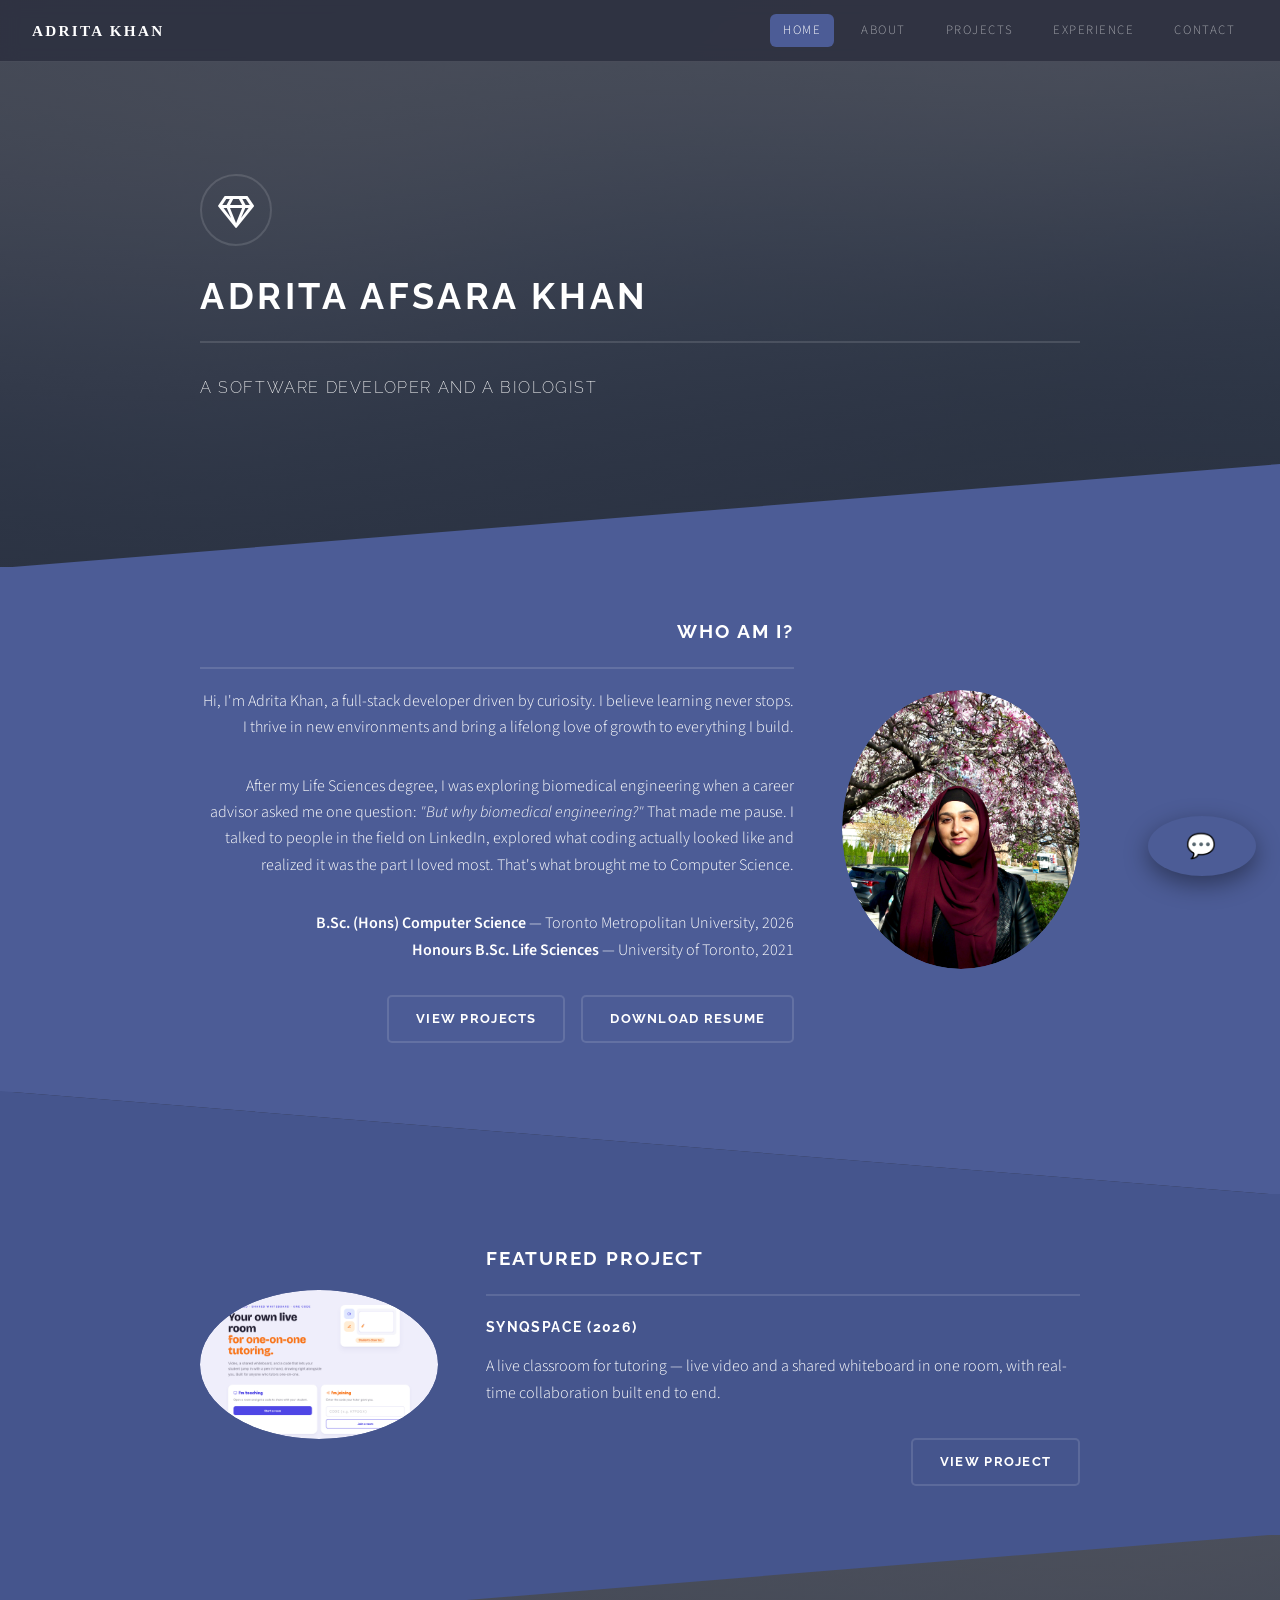
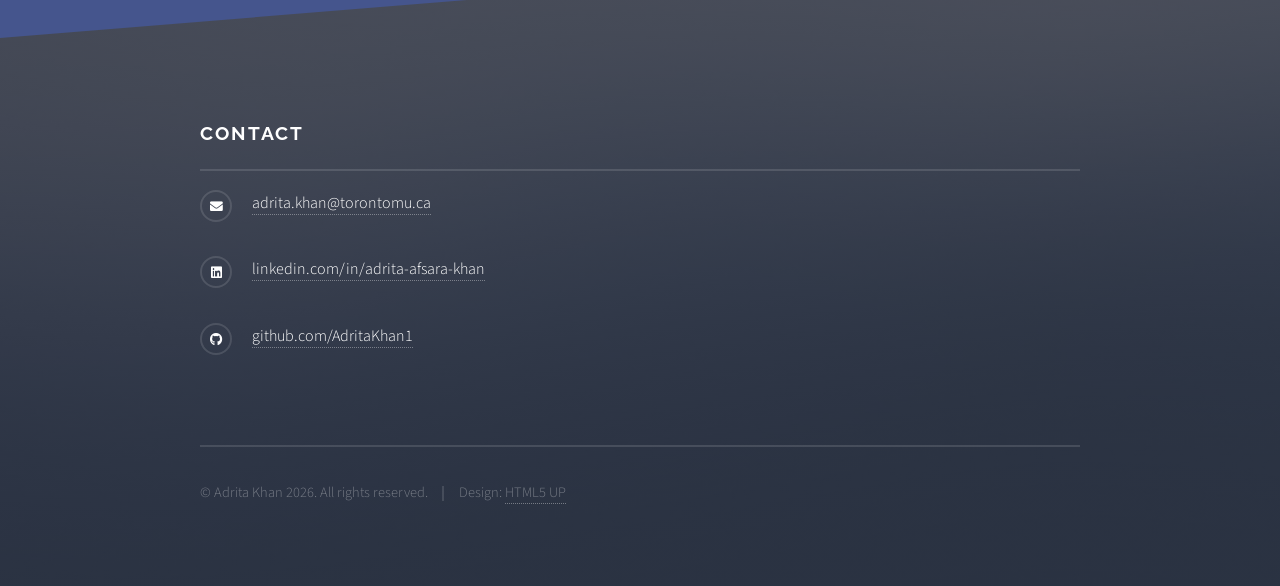
<file: index.html>
﻿<!DOCTYPE HTML>
<!--
	Solid State by HTML5 UP
	html5up.net | @ajlkn
	Free for personal and commercial use under the CCA 3.0 license (html5up.net/license)
-->
<html>
	<head>
		<title>Adrita Khan</title>
		<meta charset="utf-8" />
		<meta name="viewport" content="width=device-width, initial-scale=1, user-scalable=no" />
		<link rel="stylesheet" href="assets/css/main.css" />
		<link rel="stylesheet" href="assets/css/custom.css" />
		<noscript><link rel="stylesheet" href="assets/css/noscript.css" /></noscript>
		<script src="assets/js/config.js"></script>
	</head>
	<body class="is-preload ak-home">

		<!-- Navigation -->
			<nav id="ak-nav">
				<a class="ak-brand" href="index.html">Adrita Khan</a>
				<ul class="ak-links">
					<li><a href="index.html" class="active">Home</a></li>
					<li><a href="about.html">About</a></li>
					<li><a href="projects.html">Projects</a></li>
					<li><a href="experience.html">Experience</a></li>
					<li><a href="contact.html">Contact</a></li>
				</ul>
			</nav>

		<!-- Page Wrapper -->
			<div id="page-wrapper">

				<!-- Banner -->
					<section id="banner">
						<div class="inner">
							<div class="logo"><span class="icon fa-gem"></span></div>
							<h2>Adrita Afsara Khan</h2>
							<p>A Software Developer and a Biologist</p>
						</div>
					</section>

				<!-- Wrapper -->
					<section id="wrapper">

						<!-- One -->
							<section id="one" class="wrapper spotlight style1">
								<div class="inner">
									<a href="#" class="image"><img src="images/me.JPG" alt="Adrita Khan" /></a>
									<div class="content">
										<h2 class="major">Who am I?</h2>
										<p>Hi, I'm Adrita Khan, a full-stack developer driven by curiosity. I believe learning never stops. I thrive in new environments and bring a lifelong love of growth to everything I build.</p>
										<p>After my Life Sciences degree, I was exploring biomedical engineering when a career advisor asked me one question: <em>"But why biomedical engineering?"</em> That made me pause. I talked to people in the field on LinkedIn, explored what coding actually looked like and realized it was the part I loved most. That's what brought me to Computer Science.</p>
										<p><strong>B.Sc. (Hons) Computer Science</strong> — Toronto Metropolitan University, 2026<br />
										<strong>Honours B.Sc. Life Sciences</strong> — University of Toronto, 2021</p>
										<ul class="actions">
											<li><a href="projects.html" class="button">View Projects</a></li>
											<li><a href="documents/Adrita Khan Resume 2026.pdf" class="button">Download Resume</a></li>
										</ul>
									</div>
								</div>
							</section>

						<!-- Two — Featured Project -->
							<section id="two" class="wrapper alt spotlight style2">
								<div class="inner">
									<a href="https://synq-space-dnns.vercel.app/" class="image" target="_blank" rel="noopener"><img src="images/synqspace.png" alt="SynqSpace" /></a>
									<div class="content">
										<h2 class="major">Featured Project</h2>
										<h3>SynqSpace (2026)</h3>
										<p>A live classroom for tutoring — live video and a shared whiteboard in one room, with real-time collaboration built end to end.</p>
										<ul class="actions">
											<li><a href="https://synq-space-dnns.vercel.app/" class="button" target="_blank" rel="noopener">View Project</a></li>
										</ul>
									</div>
								</div>
							</section>

					</section>

				<!-- Footer -->
					<section id="footer">
						<div class="inner">
							<h2 class="major">Contact</h2>
							
							<ul class="contact">
								<li class="icon solid fa-envelope"><a href="mailto:adrita.khan@torontomu.ca">adrita.khan@torontomu.ca</a></li>
								<li class="icon brands fa-linkedin"><a href="https://www.linkedin.com/in/adrita-afsara-khan/" target="_blank" rel="noopener">linkedin.com/in/adrita-afsara-khan</a></li>
								<li class="icon brands fa-github"><a href="https://github.com/AdritaKhan1" target="_blank" rel="noopener">github.com/AdritaKhan1</a></li>
							</ul>
							<ul class="copyright">
								<li>&copy; Adrita Khan 2026. All rights reserved.</li><li>Design: <a href="http://html5up.net">HTML5 UP</a></li>
							</ul>
						</div>
					</section>

			</div>

		<!-- Scripts -->
			<script src="assets/js/jquery.min.js"></script>
			<script src="assets/js/jquery.scrollex.min.js"></script>
			<script src="assets/js/browser.min.js"></script>
			<script src="assets/js/breakpoints.min.js"></script>
			<script src="assets/js/util.js"></script>
			<script src="assets/js/main.js"></script>
			<script src="assets/js/analytics.js"></script>
			<script src="assets/js/chatbot.js"></script>

	</body>
</html>
</file>
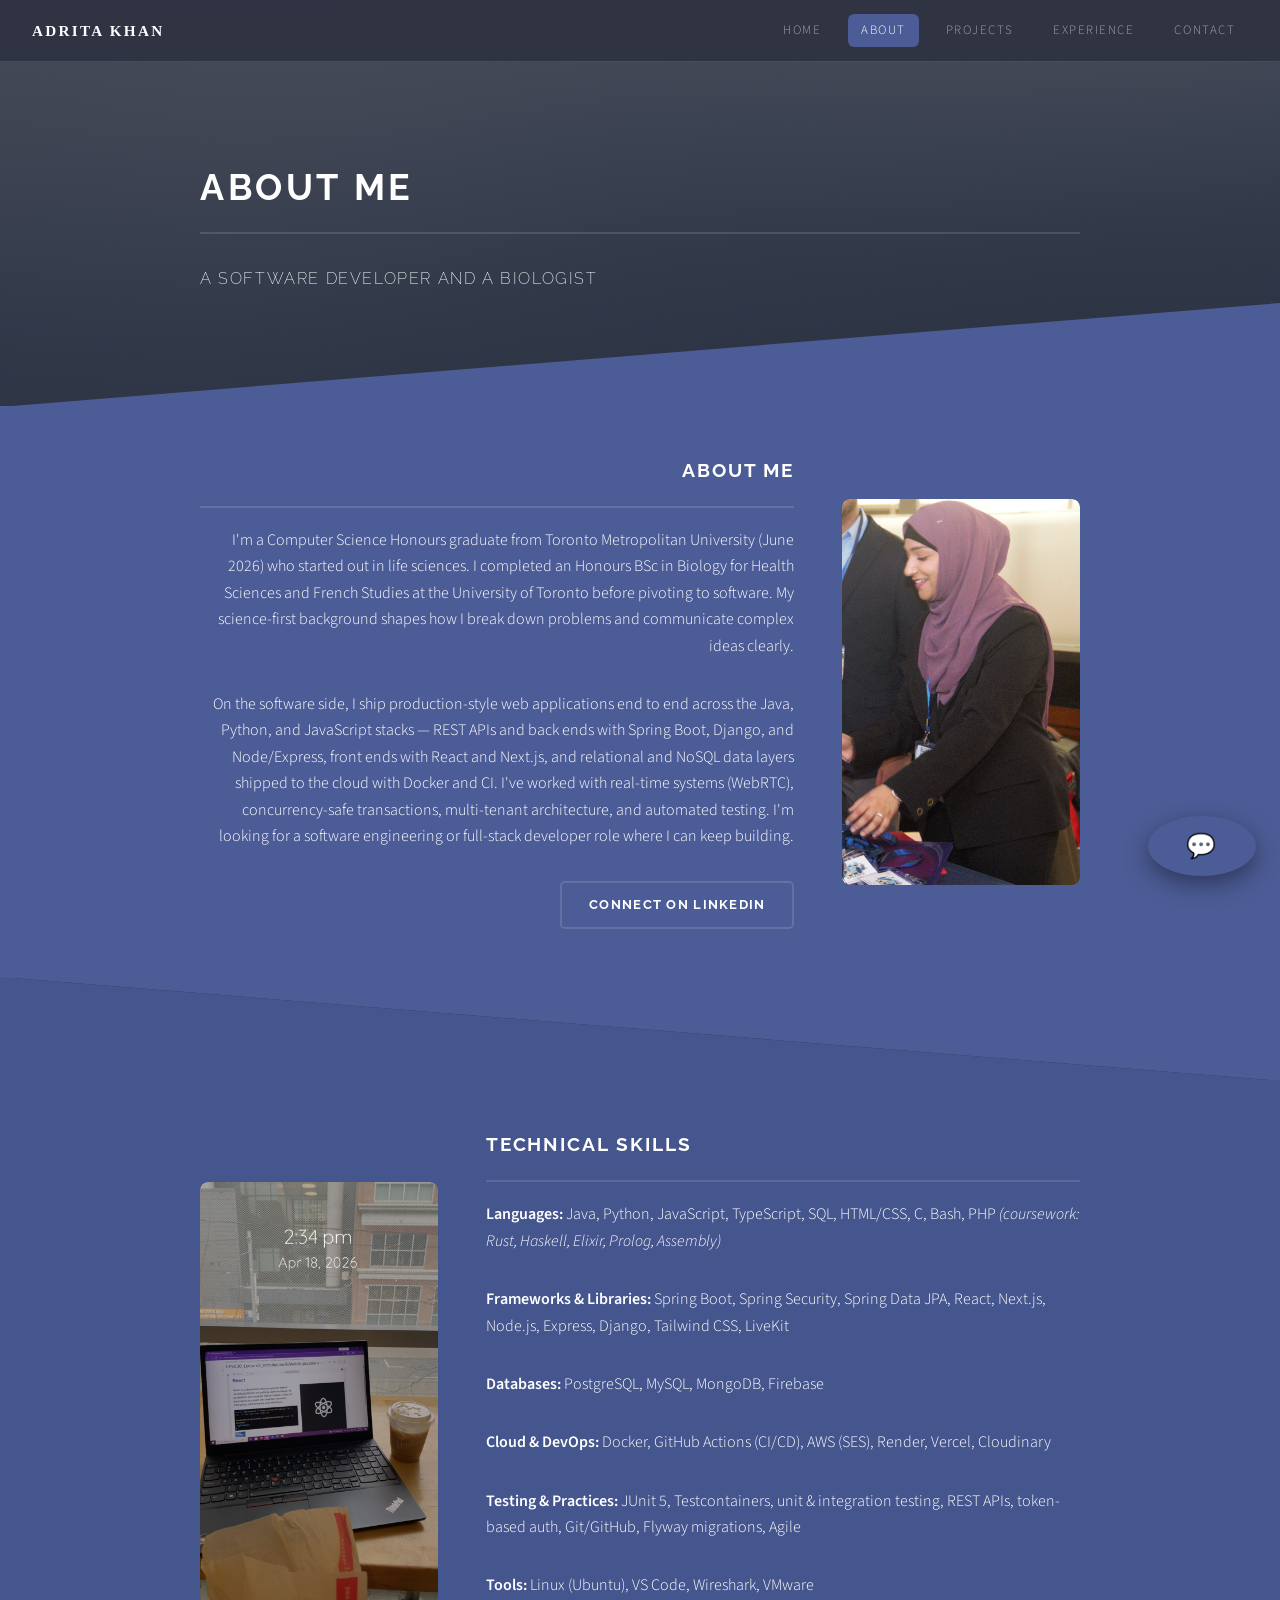
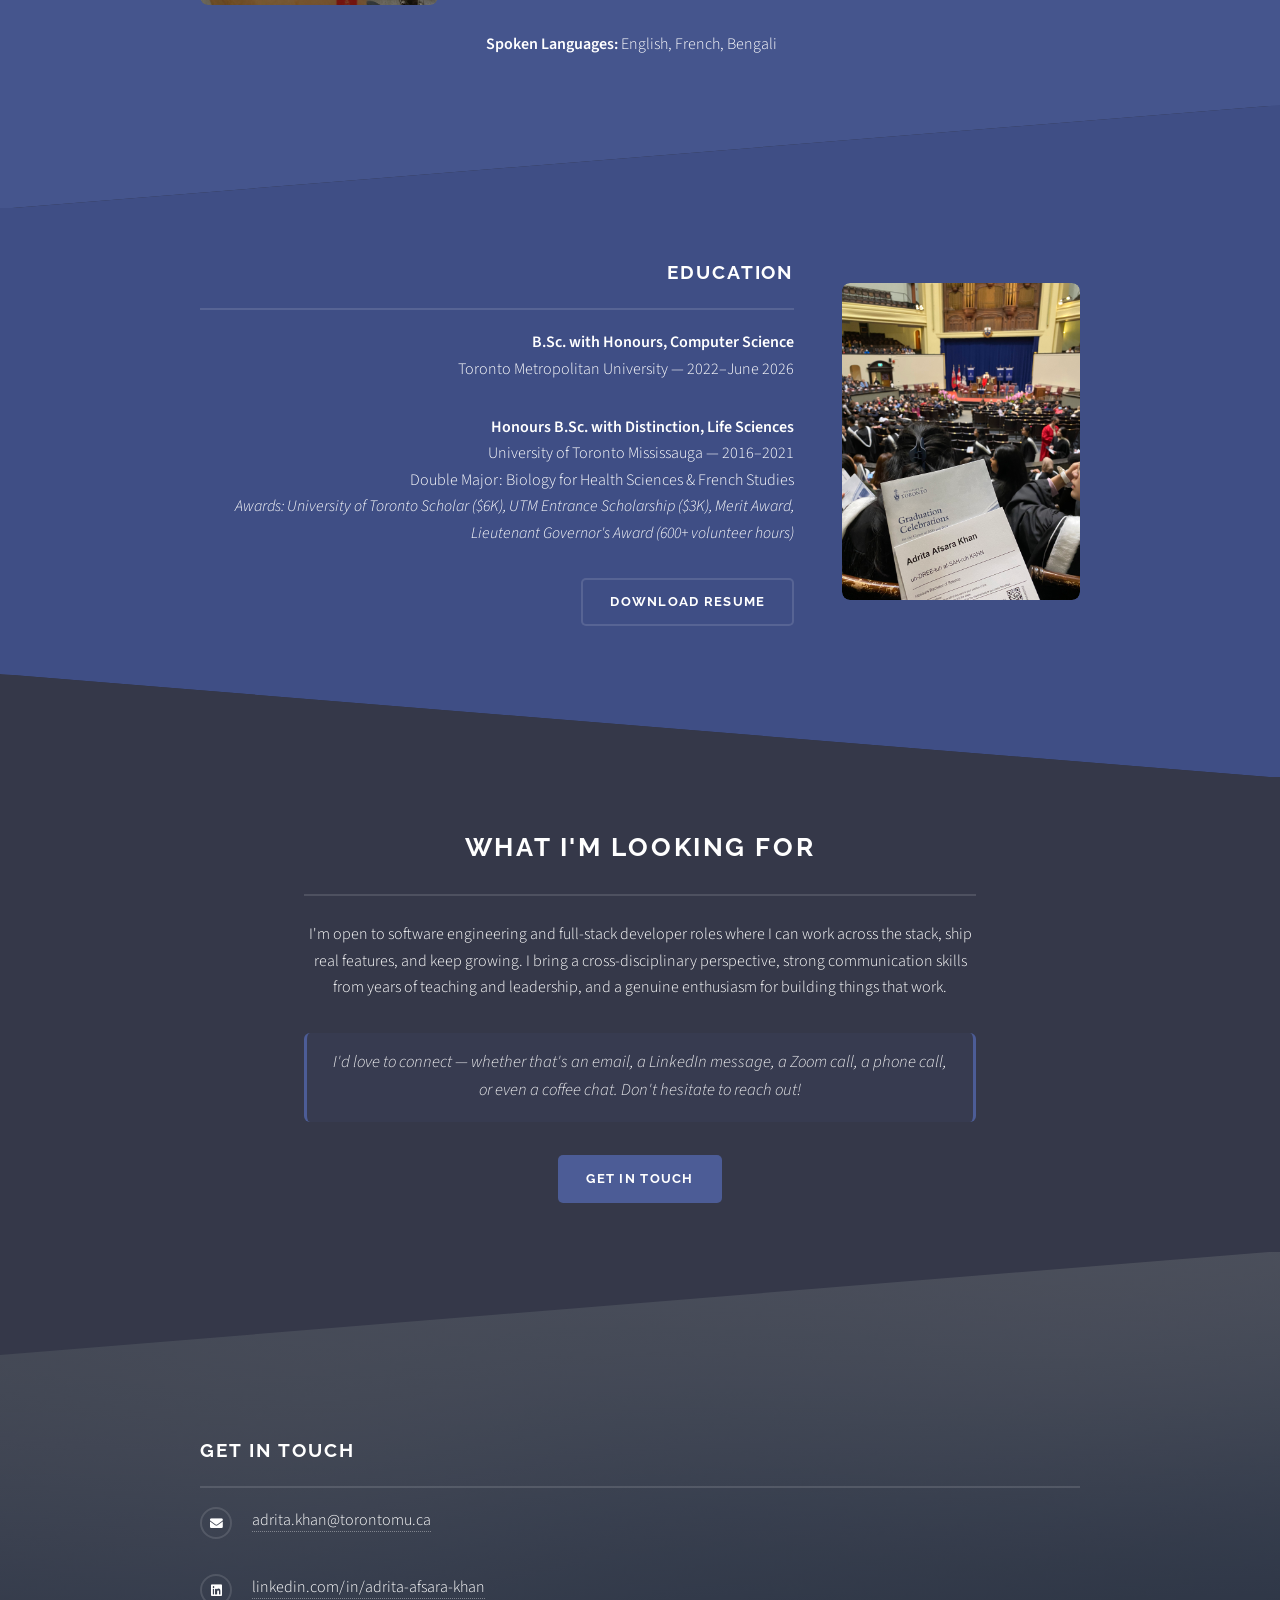
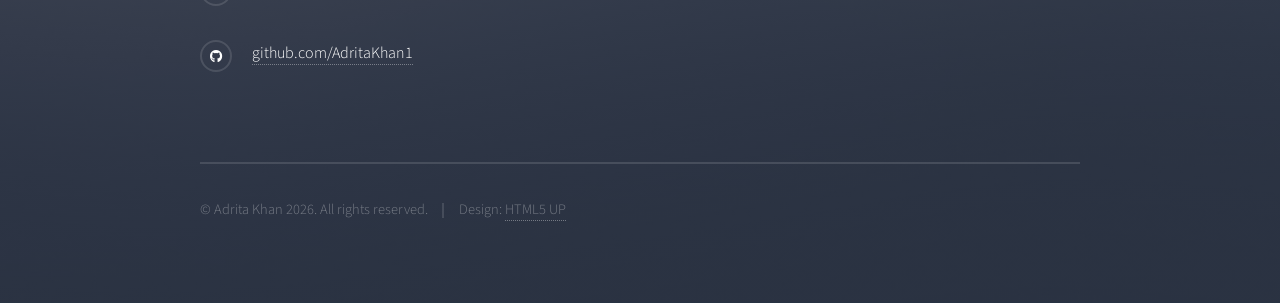
<file: about.html>
﻿<!DOCTYPE HTML>
<!--
	Solid State by HTML5 UP — extended for Adrita Khan
-->
<html>
	<head>
		<title>About — Adrita Khan</title>
		<meta charset="utf-8" />
		<meta name="viewport" content="width=device-width, initial-scale=1, user-scalable=no" />
		<link rel="stylesheet" href="assets/css/main.css" />
		<link rel="stylesheet" href="assets/css/custom.css" />
		<noscript><link rel="stylesheet" href="assets/css/noscript.css" /></noscript>
		<script src="assets/js/config.js"></script>
	</head>
	<body class="is-preload ak-about">

		<!-- Navigation -->
			<nav id="ak-nav">
				<a class="ak-brand" href="index.html">Adrita Khan</a>
				<ul class="ak-links">
					<li><a href="index.html">Home</a></li>
					<li><a href="about.html" class="active">About</a></li>
					<li><a href="projects.html">Projects</a></li>
					<li><a href="experience.html">Experience</a></li>
					<li><a href="contact.html">Contact</a></li>
				</ul>
			</nav>

		<!-- Page Wrapper -->
			<div id="page-wrapper">

				<!-- Banner -->
					<section id="banner" style="min-height:auto;padding:6em 0 5em 0;">
						<div class="inner">
							<h2>About Me</h2>
							<p>A software developer and a biologist</p>
						</div>
					</section>

				<!-- Wrapper -->
					<section id="wrapper">

						<!-- Intro -->
							<section id="one" class="wrapper spotlight style1">
								<div class="inner">
									<a href="#" class="image"><img src="images/city hall pic.jpg" alt="Adrita Khan" /></a>
									<div class="content">
										<h2 class="major">About Me</h2>
										<p>I'm a Computer Science Honours graduate from Toronto Metropolitan University (June 2026) who started out in life sciences. I completed an Honours BSc in Biology for Health Sciences and French Studies at the University of Toronto before pivoting to software. My science-first background shapes how I break down problems and communicate complex ideas clearly.</p>
										<p>On the software side, I ship production-style web applications end to end across the Java, Python, and JavaScript stacks — REST APIs and back ends with Spring Boot, Django, and Node/Express, front ends with React and Next.js, and relational and NoSQL data layers shipped to the cloud with Docker and CI. I've worked with real-time systems (WebRTC), concurrency-safe transactions, multi-tenant architecture, and automated testing. I'm looking for a software engineering or full-stack developer role where I can keep building.</p>
										<ul class="actions"><li><a href="https://www.linkedin.com/in/adrita-afsara-khan/" class="button" target="_blank" rel="noopener">Connect on LinkedIn</a></li></ul>
									</div>
								</div>
							</section>

						<!-- Skills -->
							<section id="skills" class="wrapper alt spotlight style2">
								<div class="inner">
									<a href="#" class="image"><img src="images/studying exam.jpg" alt="Skills" /></a>
									<div class="content">
										<h2 class="major">Technical Skills</h2>
										<p><strong>Languages:</strong> Java, Python, JavaScript, TypeScript, SQL, HTML/CSS, C, Bash, PHP <em>(coursework: Rust, Haskell, Elixir, Prolog, Assembly)</em></p>
										<p><strong>Frameworks &amp; Libraries:</strong> Spring Boot, Spring Security, Spring Data JPA, React, Next.js, Node.js, Express, Django, Tailwind CSS, LiveKit</p>
										<p><strong>Databases:</strong> PostgreSQL, MySQL, MongoDB, Firebase</p>
										<p><strong>Cloud &amp; DevOps:</strong> Docker, GitHub Actions (CI/CD), AWS (SES), Render, Vercel, Cloudinary</p>
										<p><strong>Testing &amp; Practices:</strong> JUnit 5, Testcontainers, unit &amp; integration testing, REST APIs, token-based auth, Git/GitHub, Flyway migrations, Agile</p>
										<p><strong>Tools:</strong> Linux (Ubuntu), VS Code, Wireshark, VMware</p>
										<p><strong>Spoken Languages:</strong> English, French, Bengali</p>
									</div>
								</div>
							</section>

						<!-- Education -->
							<section id="two" class="wrapper spotlight style3">
								<div class="inner">
									<a href="#" class="image"><img src="images/IMG_3146.JPG" alt="Education" /></a>
									<div class="content">
										<h2 class="major">Education</h2>
										<p><strong>B.Sc. with Honours, Computer Science</strong><br />
										Toronto Metropolitan University &mdash; 2022&ndash;June 2026</p>
										<p><strong>Honours B.Sc. with Distinction, Life Sciences</strong><br />
										University of Toronto Mississauga &mdash; 2016&ndash;2021<br />
										Double Major: Biology for Health Sciences &amp; French Studies<br />
										<em>Awards: University of Toronto Scholar ($6K), UTM Entrance Scholarship ($3K), Merit Award, Lieutenant Governor's Award (600+ volunteer hours)</em></p>
										<ul class="actions">
											<li><a href="documents/Adrita Khan Resume 2026.pdf" class="button">Download Resume</a></li>
										</ul>
									</div>
								</div>
							</section>

						<!-- What I'm looking for -->
							<section id="three" class="wrapper alt style2 ak-looking-for">
								<div class="inner">
									<div class="ak-looking-for-content">
										<h2 class="major">What I'm Looking For</h2>
										<p>I'm open to software engineering and full-stack developer roles where I can work across the stack, ship real features, and keep growing. I bring a cross-disciplinary perspective, strong communication skills from years of teaching and leadership, and a genuine enthusiasm for building things that work.</p>
										<p class="ak-connect-invite">I'd love to connect — whether that's an email, a LinkedIn message, a Zoom call, a phone call, or even a coffee chat. Don't hesitate to reach out!</p>
										<ul class="actions special">
											<li><a href="contact.html" class="button primary">Get in touch</a></li>
										</ul>
									</div>
								</div>
							</section>


					</section>

				<!-- Footer -->
					<section id="footer">
						<div class="inner">
							<h2 class="major">Get in touch</h2>
							<ul class="contact">
								<li class="icon solid fa-envelope"><a href="mailto:adrita.khan@torontomu.ca">adrita.khan@torontomu.ca</a></li>
								<li class="icon brands fa-linkedin"><a href="https://www.linkedin.com/in/adrita-afsara-khan/" target="_blank" rel="noopener">linkedin.com/in/adrita-afsara-khan</a></li>
								<li class="icon brands fa-github"><a href="https://github.com/AdritaKhan1" target="_blank" rel="noopener">github.com/AdritaKhan1</a></li>
							</ul>
							<ul class="copyright">
								<li>&copy; Adrita Khan 2026. All rights reserved.</li><li>Design: <a href="http://html5up.net">HTML5 UP</a></li>
							</ul>
						</div>
					</section>

			</div>

		<!-- Scripts -->
			<script src="assets/js/jquery.min.js"></script>
			<script src="assets/js/jquery.scrollex.min.js"></script>
			<script src="assets/js/browser.min.js"></script>
			<script src="assets/js/breakpoints.min.js"></script>
			<script src="assets/js/util.js"></script>
			<script src="assets/js/main.js"></script>
			<script src="assets/js/analytics.js"></script>
			<script src="assets/js/chatbot.js"></script>

	</body>
</html>
</file>
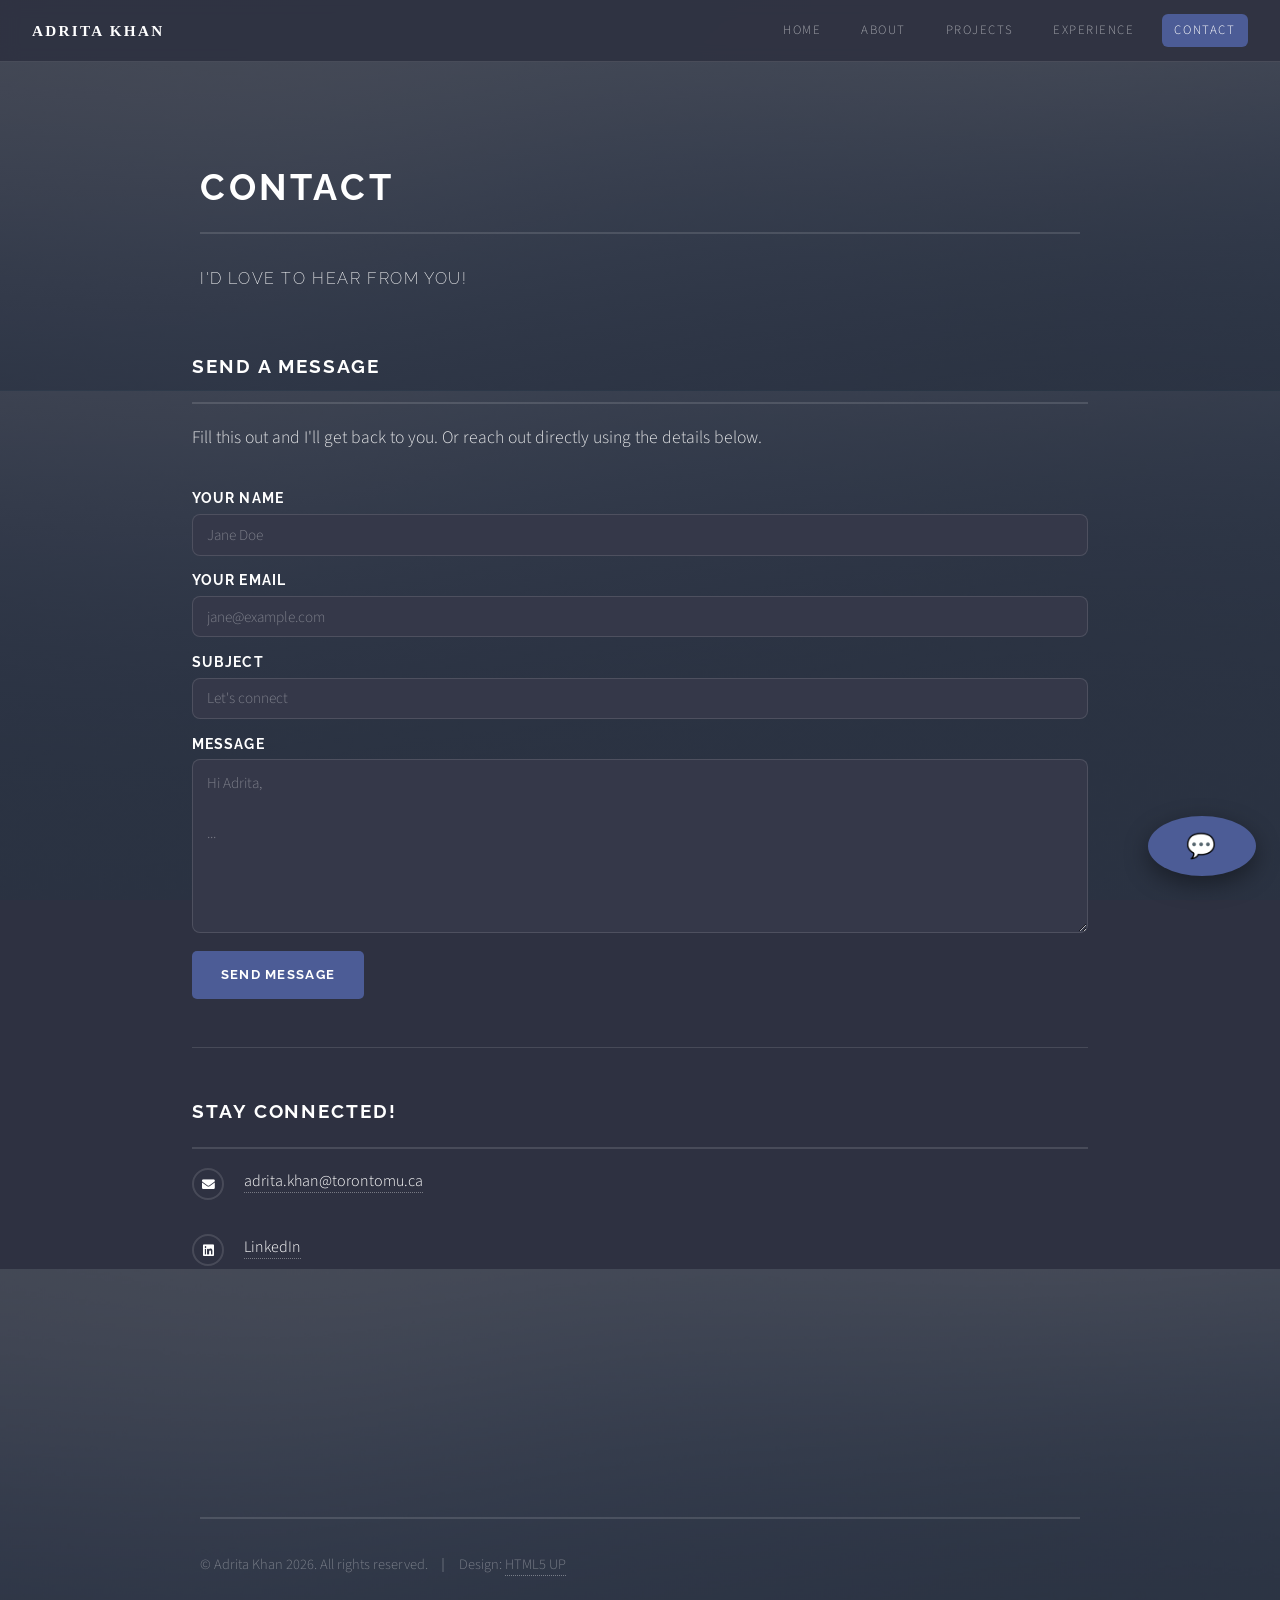
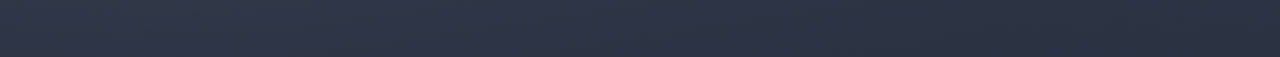
<file: contact.html>
﻿<!DOCTYPE HTML>
<!--
	Solid State by HTML5 UP — extended for Adrita Khan
-->
<html>
	<head>
		<title>Contact — Adrita Khan</title>
		<meta charset="utf-8" />
		<meta name="viewport" content="width=device-width, initial-scale=1, user-scalable=no" />
		<link rel="stylesheet" href="assets/css/main.css" />
		<link rel="stylesheet" href="assets/css/custom.css" />
		<noscript><link rel="stylesheet" href="assets/css/noscript.css" /></noscript>
		<script src="assets/js/config.js"></script>
	</head>
	<body class="is-preload">

		<!-- Navigation -->
			<nav id="ak-nav">
				<a class="ak-brand" href="index.html">Adrita Khan</a>
				<ul class="ak-links">
					<li><a href="index.html">Home</a></li>
					<li><a href="about.html">About</a></li>
					<li><a href="projects.html">Projects</a></li>
					<li><a href="experience.html">Experience</a></li>
					<li><a href="contact.html" class="active">Contact</a></li>
				</ul>
			</nav>

		<!-- Page Wrapper -->
			<div id="page-wrapper">

				<!-- Banner -->
					<section id="banner" style="min-height:auto;padding:6em 0 4em 0;">
						<div class="inner">
							<h2>Contact</h2>
							<p>I'd love to hear from you!</p>
						</div>
					</section>

				<!-- Content -->
					<div class="ak-page">
						<h2 class="major">Send a message</h2>
						<p class="ak-lead">Fill this out and I'll get back to you. Or reach out directly using the details below.</p>

						<form class="ak-form" id="ak-contact-form" method="POST">
							<label for="ak-name">Your name</label>
							<input id="ak-name" name="name" type="text" placeholder="Jane Doe" required />

							<label for="ak-email">Your email</label>
							<input id="ak-email" name="email" type="email" placeholder="jane@example.com" required />

							<label for="ak-subject">Subject</label>
							<input id="ak-subject" name="subject" type="text" placeholder="Let's connect" />

							<label for="ak-message">Message</label>
							<textarea id="ak-message" name="message" rows="6" placeholder="Hi Adrita,&#10;&#10;..."></textarea>

							<!-- Honeypot: hidden from humans, filled by bots -->
							<input name="website" type="text" style="display:none" tabindex="-1" autocomplete="off" />

							<button type="submit" class="button primary" id="ak-contact-btn">Send message</button>

							<div id="ak-contact-status" style="margin-top:1em;display:none;"></div>
						</form>

						<script>
						(function () {
							var form = document.getElementById('ak-contact-form');
							var btn  = document.getElementById('ak-contact-btn');
							var status = document.getElementById('ak-contact-status');

							form.addEventListener('submit', function (e) {
								e.preventDefault();
								btn.disabled = true;
								btn.textContent = 'Sending…';
								status.style.display = 'none';

								fetch('contact.php', {
									method: 'POST',
									body: new FormData(form)
								})
								.then(function (r) { return r.json(); })
								.then(function (data) {
									if (data.ok) {
										form.reset();
										status.style.cssText = 'display:block;color:#a8e6a3;';
										status.textContent = 'Message sent! I\'ll get back to you soon.';
										btn.textContent = 'Send message';
										btn.disabled = false;
									} else {
										throw new Error(data.error || 'Something went wrong.');
									}
								})
								.catch(function (err) {
									status.style.cssText = 'display:block;color:#f4a0a0;';
									status.textContent = err.message || 'Could not send — please email me directly.';
									btn.textContent = 'Send message';
									btn.disabled = false;
								});
							});
						})();
						</script>

						<hr style="margin:3em 0;border:0;border-top:1px solid rgba(255,255,255,0.12);" />

						<h2 class="major">Stay connected!</h2>
						<ul class="contact">
							<li class="icon solid fa-envelope"><a href="mailto:adrita.khan@torontomu.ca">adrita.khan@torontomu.ca</a></li>
							<li class="icon brands fa-linkedin"><a href="https://www.linkedin.com/in/adrita-afsara-khan/" target="_blank" rel="noopener">LinkedIn</a></li>
							</ul>
					</div>

				<!-- Footer -->
					<section id="footer">
						<div class="inner">
							<ul class="copyright">
								<li>&copy; Adrita Khan 2026. All rights reserved.</li><li>Design: <a href="http://html5up.net">HTML5 UP</a></li>
							</ul>
						</div>
					</section>

			</div>

		<!-- Scripts -->
			<script src="assets/js/jquery.min.js"></script>
			<script src="assets/js/browser.min.js"></script>
			<script src="assets/js/breakpoints.min.js"></script>
			<script src="assets/js/util.js"></script>
			<script src="assets/js/main.js"></script>
			<script src="assets/js/analytics.js"></script>
			<script src="assets/js/chatbot.js"></script>

	</body>
</html>
</file>
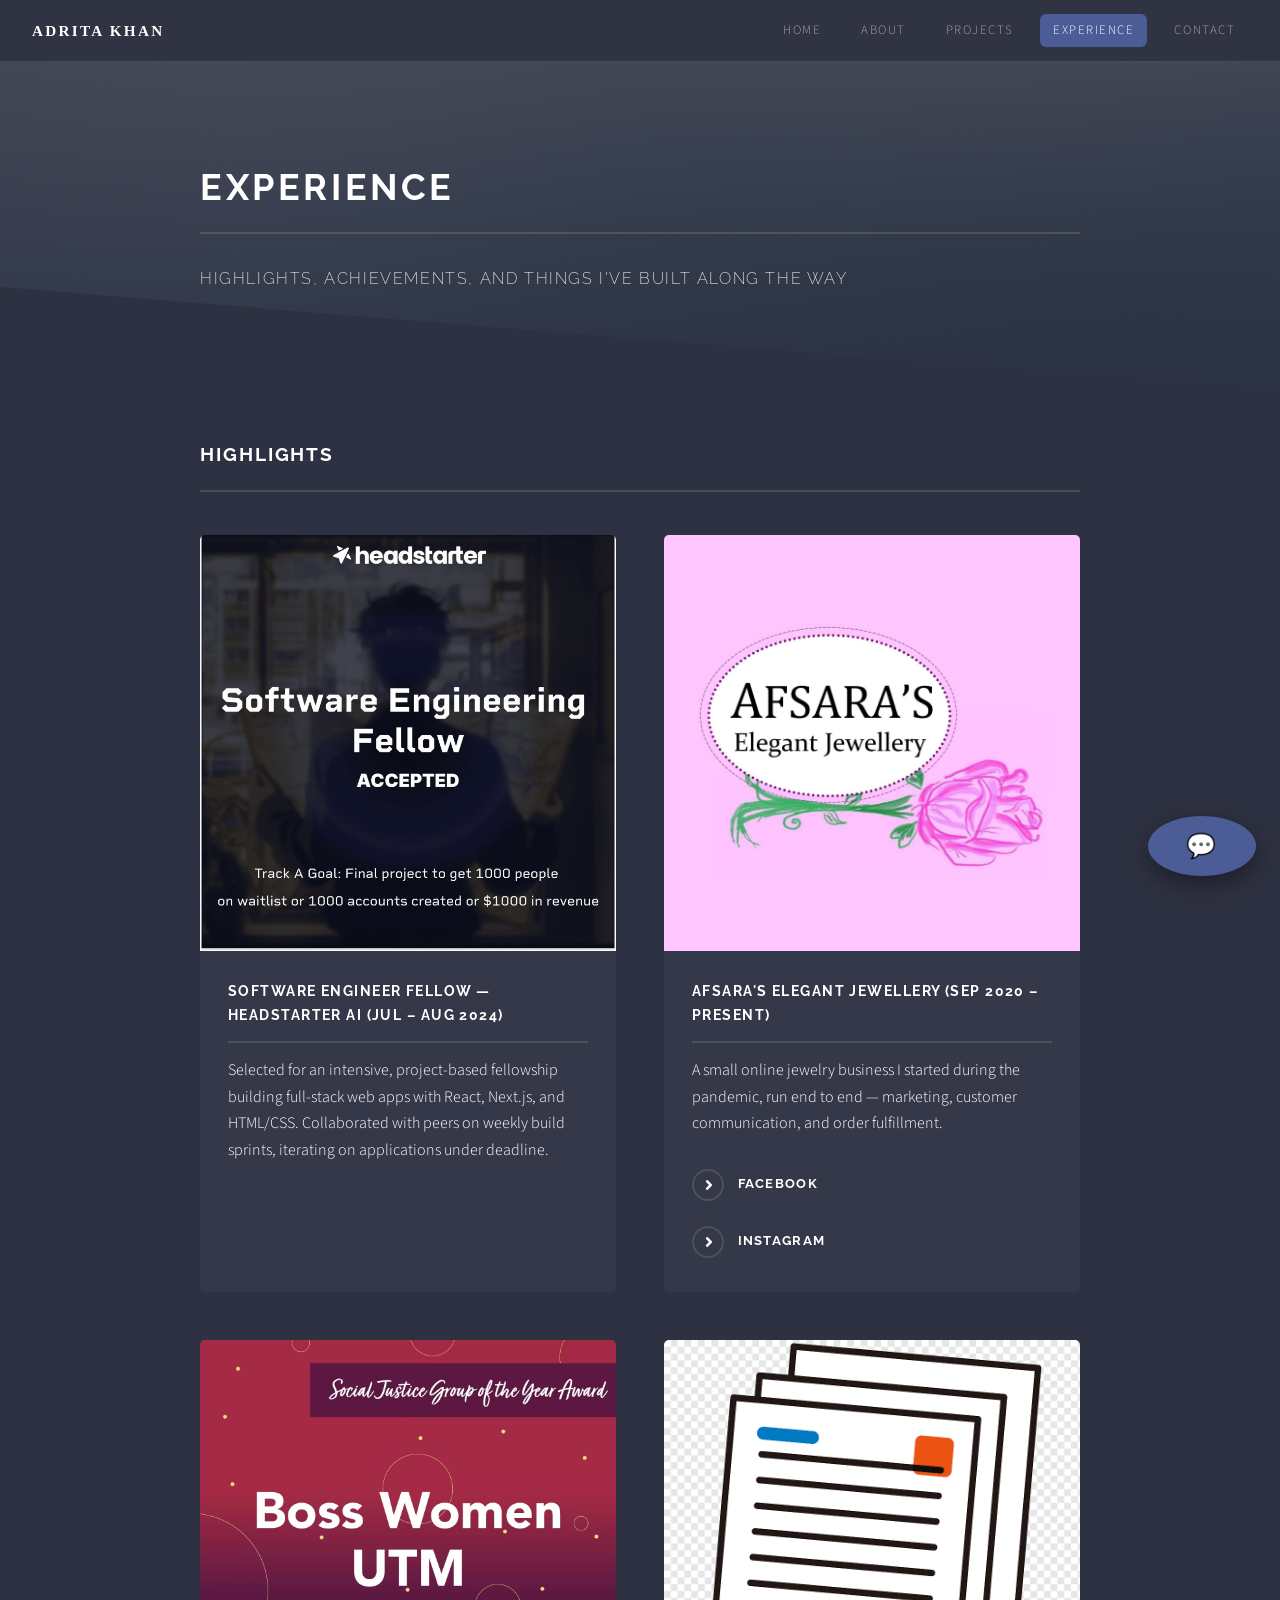
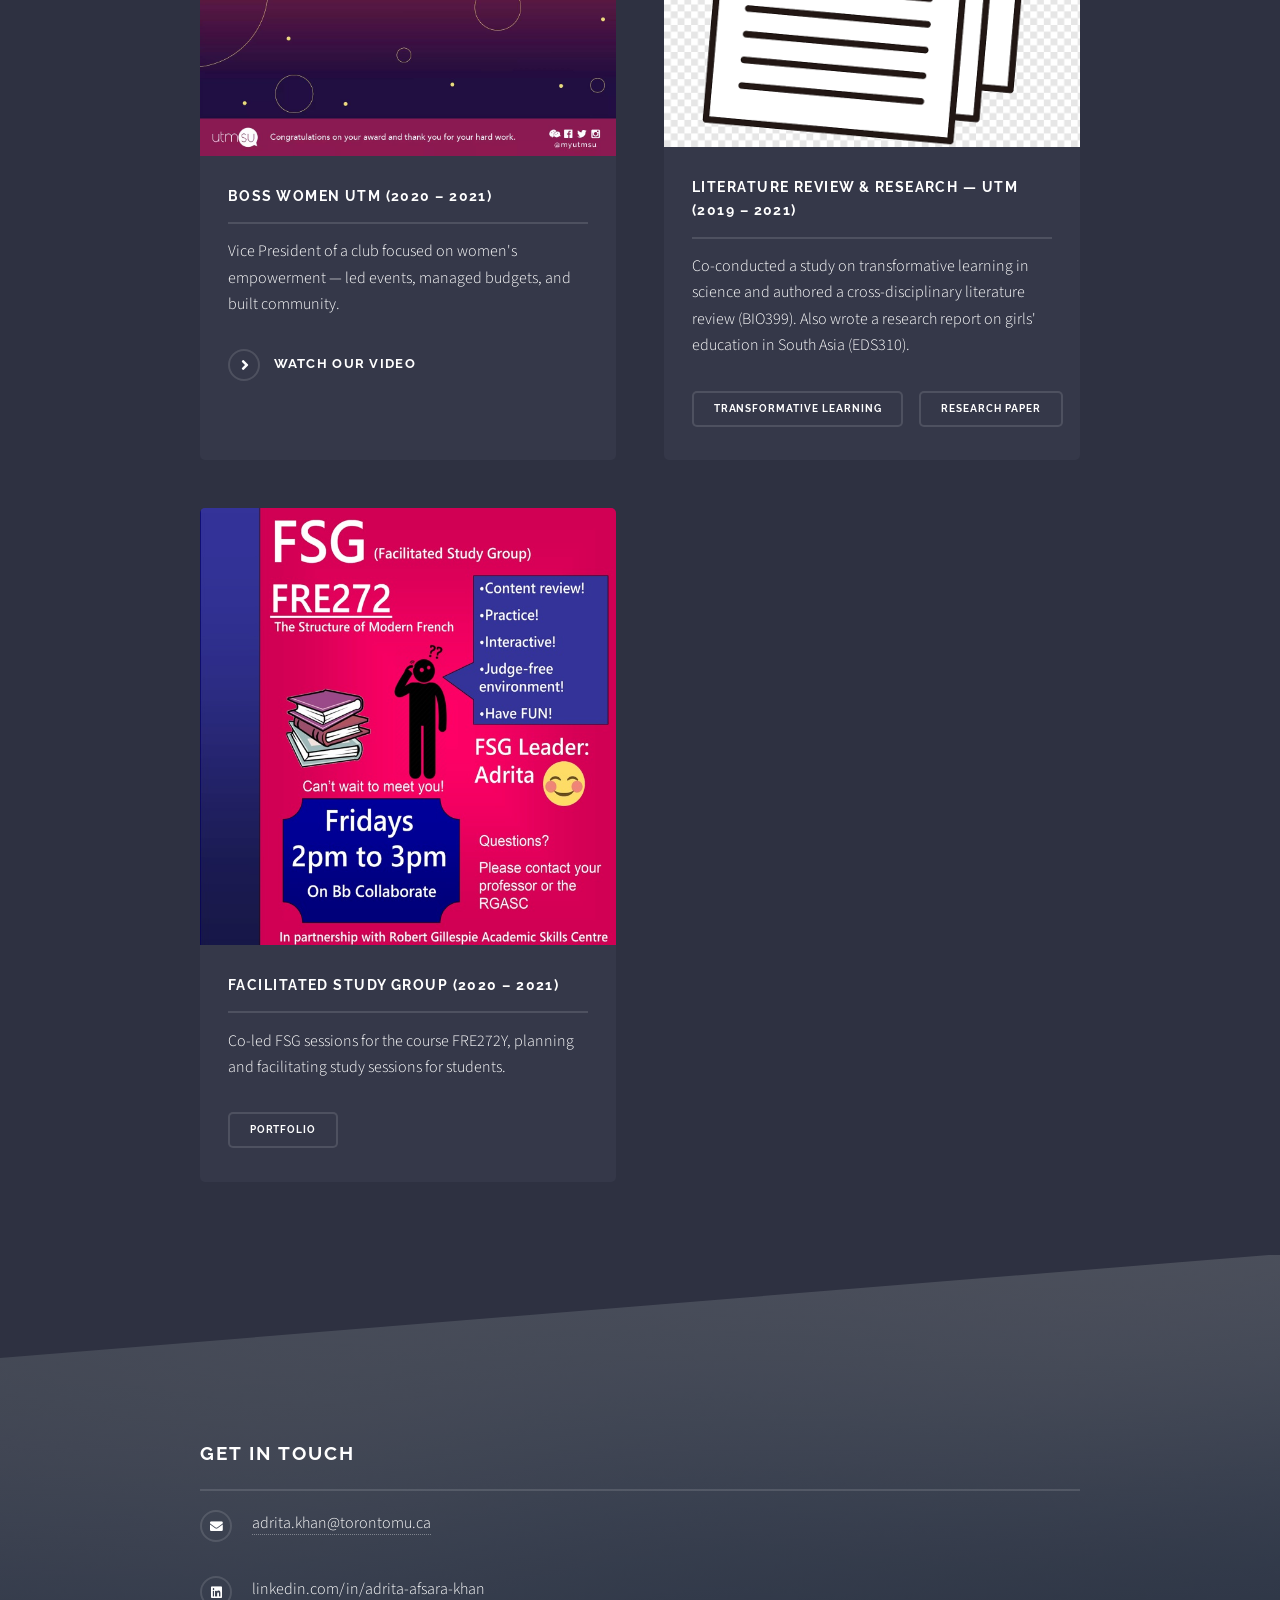
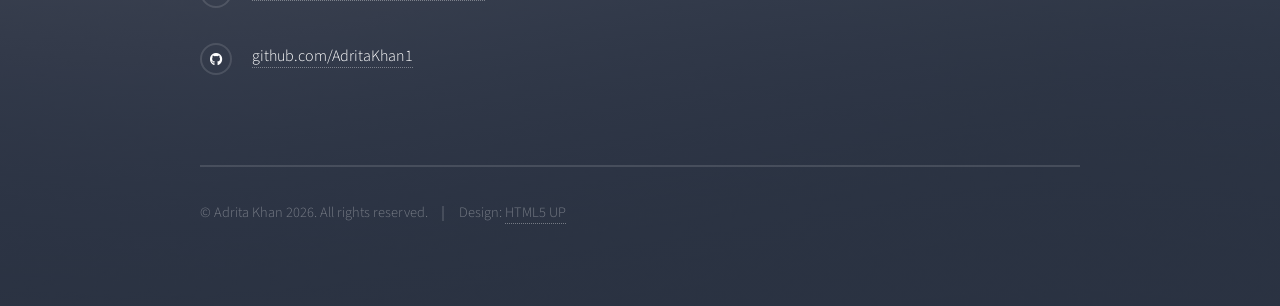
<file: experience.html>
﻿<!DOCTYPE HTML>
<!--
	Solid State by HTML5 UP — extended for Adrita Khan
-->
<html>
	<head>
		<title>Experience — Adrita Khan</title>
		<meta charset="utf-8" />
		<meta name="viewport" content="width=device-width, initial-scale=1, user-scalable=no" />
		<link rel="stylesheet" href="assets/css/main.css" />
		<link rel="stylesheet" href="assets/css/custom.css" />
		<noscript><link rel="stylesheet" href="assets/css/noscript.css" /></noscript>
		<script src="assets/js/config.js"></script>
	</head>
	<body class="is-preload">

		<!-- Navigation -->
			<nav id="ak-nav">
				<a class="ak-brand" href="index.html">Adrita Khan</a>
				<ul class="ak-links">
					<li><a href="index.html">Home</a></li>
					<li><a href="about.html">About</a></li>
					<li><a href="projects.html">Projects</a></li>
					<li><a href="experience.html" class="active">Experience</a></li>
					<li><a href="contact.html">Contact</a></li>
				</ul>
			</nav>

		<!-- Page Wrapper -->
			<div id="page-wrapper">

				<!-- Banner -->
					<section id="banner" style="min-height:auto;padding:6em 0 4em 0;">
						<div class="inner">
							<h2>Experience</h2>
							<p>Highlights, achievements, and things I've built along the way</p>
						</div>
					</section>

				<!-- Wrapper -->
					<section id="wrapper">

						<section id="four" class="wrapper alt style1">
							<div class="inner">
								<h2 class="major">Highlights</h2>
								<section class="features">
									<article>
										<a href="#" class="image"><img src="images/pic07.jpg" alt="" /></a>
										<h3 class="major">Software Engineer Fellow — Headstarter AI (Jul – Aug 2024)</h3>
										<p>Selected for an intensive, project-based fellowship building full-stack web apps with React, Next.js, and HTML/CSS. Collaborated with peers on weekly build sprints, iterating on applications under deadline.</p>
									</article>
									<article>
										<a href="#" class="image"><img src="images/afsara.jpg" alt="" /></a>
										<h3 class="major">Afsara's Elegant Jewellery (Sep 2020 – Present)</h3>
										<p>A small online jewelry business I started during the pandemic, run end to end — marketing, customer communication, and order fulfillment.</p>
										<p>
											<a href="https://www.facebook.com/afsarasejewellery/" class="special" target="_blank" rel="noopener">Facebook</a>
											<a href="https://www.instagram.com/afsarasejewellery/" class="special" target="_blank" rel="noopener">Instagram</a>
										</p>
									</article>
									<article>
										<a href="#" class="image"><img src="images/bosswomen.jfif" alt="" /></a>
										<h3 class="major">Boss Women UTM (2020 – 2021)</h3>
										<p>Vice President of a club focused on women's empowerment — led events, managed budgets, and built community.</p>
										<p><a href="https://fb.watch/txf-iy8nA0/" class="special" target="_blank" rel="noopener">Watch our video</a></p>
									</article>
									<article>
										<a href="#" class="image"><img src="images/papers.png" alt="" /></a>
										<h3 class="major">Literature Review &amp; Research — UTM (2019 – 2021)</h3>
										<p>Co-conducted a study on transformative learning in science and authored a cross-disciplinary literature review (BIO399). Also wrote a research report on girls' education in South Asia (EDS310).</p>
										<ul class="actions">
											<li><a href="documents/bio399.docx" class="button small">Transformative Learning</a></li>
											<li><a href="documents/eds310.doc" class="button small">Research Paper</a></li>
										</ul>
									</article>
									<article>
										<a href="#" class="image"><img src="images/poster.jpg" alt="" /></a>
										<h3 class="major">Facilitated Study Group (2020 – 2021)</h3>
										<p>Co-led FSG sessions for the course FRE272Y, planning and facilitating study sessions for students.</p>
										<ul class="actions"><li><a href="documents/portfolio.pptx" class="button small">Portfolio</a></li></ul>
									</article>
								</section>
							</div>
						</section>

					</section>

				<!-- Footer -->
					<section id="footer">
						<div class="inner">
							<h2 class="major">Get in touch</h2>
							<ul class="contact">
								<li class="icon solid fa-envelope"><a href="mailto:adrita.khan@torontomu.ca">adrita.khan@torontomu.ca</a></li>
								<li class="icon brands fa-linkedin"><a href="https://www.linkedin.com/in/adrita-afsara-khan/" target="_blank" rel="noopener">linkedin.com/in/adrita-afsara-khan</a></li>
								<li class="icon brands fa-github"><a href="https://github.com/AdritaKhan1" target="_blank" rel="noopener">github.com/AdritaKhan1</a></li>
							</ul>
							<ul class="copyright">
								<li>&copy; Adrita Khan 2026. All rights reserved.</li><li>Design: <a href="http://html5up.net">HTML5 UP</a></li>
							</ul>
						</div>
					</section>

			</div>

		<!-- Scripts -->
			<script src="assets/js/jquery.min.js"></script>
			<script src="assets/js/jquery.scrollex.min.js"></script>
			<script src="assets/js/browser.min.js"></script>
			<script src="assets/js/breakpoints.min.js"></script>
			<script src="assets/js/util.js"></script>
			<script src="assets/js/main.js"></script>
			<script src="assets/js/analytics.js"></script>
			<script src="assets/js/chatbot.js"></script>

	</body>
</html>
</file>
<file: assets/css/custom.css>
/* =========================================================
   Custom additions for Adrita Khan's site
   Built to match "Solid State" (HTML5 UP)
   Palette: #2e3141 base · #353849 panel · #4c5c96 accent · #fff text
   ========================================================= */

:root {
	--ak-base:   #2e3141;
	--ak-panel:  #353849;
	--ak-panel2: #3d4051;
	--ak-accent: #4c5c96;
	--ak-accent-hi: #5b6ba6;
	--ak-text:   #ffffff;
	--ak-muted:  rgba(255,255,255,0.55);
	--ak-line:   rgba(255,255,255,0.12);
}

/* ---------- Top navigation ---------- */
#ak-nav {
	position: sticky;
	top: 0;
	z-index: 1000;
	display: flex;
	align-items: center;
	justify-content: space-between;
	gap: 1.5em;
	padding: 0.9em 2em;
	background: rgba(46, 49, 65, 0.92);
	backdrop-filter: blur(8px);
	-webkit-backdrop-filter: blur(8px);
	border-bottom: 1px solid var(--ak-line);
}

#ak-nav .ak-brand {
	font-family: 'Roboto Slab', serif;
	font-weight: 700;
	letter-spacing: 0.15em;
	text-transform: uppercase;
	font-size: 0.95em;
	color: var(--ak-text);
	text-decoration: none;
	border: none;
	white-space: nowrap;
}

#ak-nav .ak-brand:hover { color: var(--ak-accent-hi); }

#ak-nav .ak-links {
	display: flex;
	gap: 0.4em;
	flex-wrap: wrap;
	margin: 0;
	padding: 0;
	list-style: none;
}

#ak-nav .ak-links a {
	display: inline-block;
	padding: 0.45em 1em;
	border-radius: 6px;
	font-size: 0.8em;
	letter-spacing: 0.12em;
	text-transform: uppercase;
	color: var(--ak-muted);
	text-decoration: none;
	border: none;
	transition: color 0.2s ease, background-color 0.2s ease;
}

#ak-nav .ak-links a:hover { color: var(--ak-text); background: rgba(255,255,255,0.05); }
#ak-nav .ak-links a.active { color: var(--ak-text); background: var(--ak-accent); }

@media screen and (max-width: 480px) {
	#ak-nav { flex-direction: column; gap: 0.6em; padding: 0.8em 1em; }
	#ak-nav .ak-links a { padding: 0.4em 0.7em; }
}

/* ---------- What I'm Looking For — centered, highlighted ---------- */
.ak-looking-for .inner {
	display: flex;
	justify-content: center;
}
.ak-looking-for-content {
	max-width: 42em;
	text-align: center;
}
.ak-looking-for-content .major {
	font-size: 1.6em;
}
.ak-connect-invite {
	font-size: 1.05em;
	color: rgba(255,255,255,0.9);
	font-style: italic;
	margin-top: 1.2em;
	padding: 1em 1.4em;
	border-left: 3px solid var(--ak-accent);
	border-right: 3px solid var(--ak-accent);
	background: rgba(76,92,150,0.1);
	border-radius: 6px;
}

/* ---------- About page — Download Resume right-aligned ---------- */
#two ul.actions {
	justify-content: flex-end;
}

/* ---------- Rectangular spotlight images (about page) ---------- */
.ak-about .wrapper.spotlight .image,
.ak-about .wrapper.spotlight .image img {
	border-radius: 8px !important;
}

/* ---------- Circular spotlight images (home page only) ---------- */
.ak-home .wrapper.spotlight .image,
.ak-home .wrapper.spotlight .image img {
	border-radius: 50% !important;
	overflow: hidden;
}

/* ---------- Who am I actions — right-aligned, uniform buttons ---------- */
#one ul.actions {
	justify-content: flex-end;
}

/* ---------- Generic page section spacing for sub-pages ---------- */
.ak-page {
	max-width: 60em;
	margin: 0 auto;
	padding: 4em 2em 5em 2em;
}
.ak-page h1.major { margin-bottom: 0.4em; }
.ak-lead { font-size: 1.1em; color: rgba(255,255,255,0.85); }

/* ---------- Projects grid ---------- */
#ak-projects-status {
	margin: 1.5em 0;
	padding: 1em 1.25em;
	border-radius: 8px;
	background: var(--ak-panel);
	border: 1px solid var(--ak-line);
	font-size: 0.9em;
}
#ak-projects-status.error { border-color: #b1556b; }

.ak-config-banner {
	margin: 0 0 2em 0;
	padding: 1.1em 1.25em;
	border-radius: 8px;
	background: rgba(177, 85, 107, 0.12);
	border: 1px solid #b1556b;
	font-size: 0.9em;
}
.ak-config-banner code {
	background: rgba(0,0,0,0.3);
	padding: 0.1em 0.4em;
	border-radius: 4px;
}

.ak-projects {
	display: grid;
	grid-template-columns: repeat(auto-fill, minmax(280px, 1fr));
	gap: 1.5em;
	margin-top: 1.5em;
}

.ak-card {
	display: flex;
	flex-direction: column;
	background: var(--ak-panel);
	border: 1px solid var(--ak-line);
	border-radius: 10px;
	overflow: hidden;
	transition: transform 0.2s ease, border-color 0.2s ease;
}
.ak-card:hover { transform: translateY(-4px); border-color: var(--ak-accent); }

.ak-card .ak-card-preview {
	position: relative;
	height: 160px;
	background: var(--ak-panel2);
	border-bottom: 1px solid var(--ak-line);
	overflow: hidden;
}
.ak-card .ak-card-preview iframe {
	position: absolute;
	top: 0; left: 0;
	width: 200%;
	height: 320px;
	border: 0;
	transform: scale(0.5);
	transform-origin: 0 0;
	pointer-events: none;
}
.ak-card .ak-card-preview .ak-preview-fallback {
	display: flex;
	align-items: center;
	justify-content: center;
	height: 100%;
	color: var(--ak-muted);
	font-size: 2.5em;
}
.ak-card .ak-card-preview .ak-preview-video {
	position: relative;
	display: block;
	height: 100%;
}
.ak-card .ak-card-preview .ak-preview-video img {
	width: 100%;
	height: 100%;
	object-fit: cover;
	display: block;
}
.ak-card .ak-card-preview .ak-preview-img {
	width: 100%;
	height: 100%;
	object-fit: cover;
	object-position: top;
	display: block;
}
.ak-card .ak-card-preview .ak-preview-play {
	position: absolute;
	top: 50%;
	left: 50%;
	transform: translate(-50%, -50%);
	width: 2.4em;
	height: 2.4em;
	display: flex;
	align-items: center;
	justify-content: center;
	border-radius: 50%;
	background: rgba(0,0,0,0.55);
	color: #fff;
	font-size: 1.2em;
	transition: background-color 0.2s ease, transform 0.2s ease;
}
.ak-card .ak-card-preview .ak-preview-video:hover .ak-preview-play {
	background: var(--ak-accent);
	transform: translate(-50%, -50%) scale(1.08);
}

.ak-card .ak-card-body {
	display: flex;
	flex-direction: column;
	flex: 1;
	padding: 1.1em 1.2em 1.2em 1.2em;
}
.ak-card h3 {
	margin: 0 0 0.4em 0;
	font-size: 1.05em;
	word-break: break-word;
}
.ak-card .ak-desc {
	color: rgba(255,255,255,0.7);
	font-size: 0.85em;
	line-height: 1.5;
	flex: 1;
	margin-bottom: 1em;
}
.ak-card .ak-meta {
	display: flex;
	flex-wrap: wrap;
	gap: 0.6em;
	margin-bottom: 1em;
	font-size: 0.72em;
	color: var(--ak-muted);
	letter-spacing: 0.05em;
}
.ak-card .ak-meta .ak-dot {
	display: inline-block;
	width: 0.7em; height: 0.7em;
	border-radius: 50%;
	margin-right: 0.35em;
	vertical-align: middle;
}
.ak-card .ak-actions {
	display: flex;
	gap: 0.4em;
	flex-wrap: nowrap;
}
.ak-card .ak-actions a,
.ak-card .ak-actions button.ak-demo-msg,
.ak-card .ak-actions button.ak-code-msg {
	font: inherit;
	flex: 1;
	min-width: 0;
	height: auto;
	line-height: 1.3;
	display: flex;
	align-items: center;
	justify-content: center;
	padding: 0.55em 0.4em;
	font-size: 0.72em;
	font-weight: 400;
	letter-spacing: 0.12em;
	text-transform: uppercase;
	text-align: center;
	white-space: normal;
	overflow-wrap: anywhere;
	word-break: break-word;
	border-radius: 6px;
	text-decoration: none;
	background: none;
	box-shadow: none;
	border: 1px solid var(--ak-line);
	color: var(--ak-text) !important;
	transition: background-color 0.2s ease, border-color 0.2s ease;
}
.ak-card .ak-actions a:hover,
.ak-card .ak-actions button.ak-code-msg:hover { background: rgba(255,255,255,0.06); }
.ak-card .ak-actions a.primary,
.ak-card .ak-actions button.ak-demo-msg { background: var(--ak-accent); border-color: var(--ak-accent); }
.ak-card .ak-actions a.primary:hover,
.ak-card .ak-actions button.ak-demo-msg:hover { background: var(--ak-accent-hi); }
.ak-card .ak-actions a.disabled { opacity: 0.4; pointer-events: none; }
.ak-card .ak-actions a.ak-video-btn {
	flex: 0 0 auto;
	width: 2.4em;
	padding: 0.55em 0;
	font-size: 0.9em;
}

/* ---------- Like button ---------- */
.ak-like-btn {
	flex: 1;
	min-width: 0;
	display: flex;
	align-items: center;
	justify-content: center;
	gap: 0.3em;
	background: none;
	border: 1px solid var(--ak-line);
	border-radius: 6px;
	color: var(--ak-muted);
	padding: 0.55em 0.4em;
	font-size: 0.72em;
	letter-spacing: 0.12em;
	text-transform: uppercase;
	cursor: pointer;
	transition: color 0.2s ease, border-color 0.2s ease;
}
.ak-like-btn .ak-heart { font-size: 1.4em; line-height: 1; }
.ak-like-btn:hover { color: #e06080; border-color: #e06080; }
.ak-like-btn.liked { color: #e06080; border-color: #e06080; cursor: default; }

/* ---------- Local-run instructions ---------- */
.ak-runbox {
	margin-top: 3em;
	padding: 1.5em 1.6em;
	background: var(--ak-panel);
	border: 1px solid var(--ak-line);
	border-radius: 10px;
}
.ak-runbox pre {
	background: #23252f;
	border: 1px solid var(--ak-line);
	border-radius: 8px;
	padding: 1em 1.2em;
	overflow-x: auto;
	font-size: 0.82em;
	line-height: 1.6;
}
.ak-runbox code { color: #b9c4ef; }

/* ---------- Contact form ---------- */
.ak-form label { display:block; margin: 1em 0 0.3em; font-size: 0.85em; letter-spacing: 0.08em; }
.ak-form input, .ak-form textarea {
	width: 100%;
	background: var(--ak-panel);
	border: 1px solid var(--ak-line);
	border-radius: 8px;
	color: var(--ak-text);
	padding: 0.7em 0.9em;
	font-size: 0.95em;
}
.ak-form input:focus, .ak-form textarea:focus { outline: none; border-color: var(--ak-accent); }
.ak-form button { margin-top: 1.4em; }

/* ---------- Guestbook / Comments ---------- */
#ak-guestbook {
	margin: 3em 0;
	padding: 2em 2em 2.5em;
	background: var(--ak-panel);
	border: 1px solid var(--ak-line);
	border-radius: 12px;
}

.ak-gb-empty {
	color: var(--ak-muted);
	font-size: 0.9em;
	margin-bottom: 1.5em;
}

.ak-gb-comment {
	padding: 0.9em 0;
	border-bottom: 1px solid var(--ak-line);
}
.ak-gb-comment:last-child { border-bottom: none; }

.ak-gb-comment-head {
	display: flex;
	align-items: center;
	gap: 0.6em;
	margin-bottom: 0.35em;
}
.ak-gb-author {
	font-weight: 700;
	font-size: 0.88em;
	color: var(--ak-text);
}
.ak-gb-time {
	font-size: 0.75em;
	color: var(--ak-muted);
	flex: 1;
}
.ak-gb-comment-text {
	font-size: 0.88em;
	line-height: 1.6;
	color: rgba(255,255,255,0.82);
	margin: 0 0 0.5em 0;
}

.ak-gb-reply-btn {
	background: none;
	border: 1px solid var(--ak-line);
	border-radius: 4px;
	color: var(--ak-muted);
	font-size: 0.72em;
	letter-spacing: 0.08em;
	text-transform: uppercase;
	padding: 0.25em 0.7em;
	cursor: pointer;
	transition: color 0.2s ease, border-color 0.2s ease;
}
.ak-gb-reply-btn:hover { color: var(--ak-text); border-color: var(--ak-text); }

.ak-gb-reply {
	margin: 0.5em 0 0.2em 1.2em;
	padding: 0.6em 0.9em;
	border-left: 2px solid var(--ak-accent);
	background: rgba(76,92,150,0.08);
	border-radius: 0 6px 6px 0;
}
.ak-gb-reply p {
	font-size: 0.85em;
	line-height: 1.5;
	color: rgba(255,255,255,0.82);
	margin: 0.25em 0 0 0;
}
.ak-gb-owner-badge {
	font-size: 0.72em;
	font-weight: 700;
	letter-spacing: 0.08em;
	text-transform: uppercase;
	color: var(--ak-accent-hi);
	margin-right: 0.5em;
}

.ak-gb-reply-form {
	display: none;
	flex-direction: column;
	gap: 0.5em;
	margin-top: 0.6em;
	margin-left: 1.2em;
}
.ak-gb-reply-input {
	background: var(--ak-panel2);
	border: 1px solid var(--ak-line);
	border-radius: 6px;
	color: var(--ak-text);
	padding: 0.5em 0.7em;
	font-size: 0.82em;
	font-family: inherit;
	resize: none;
}
.ak-gb-reply-input:focus { outline: none; border-color: var(--ak-accent); }
.ak-gb-reply-submit {
	align-self: flex-start;
	background: var(--ak-accent);
	border: none;
	border-radius: 6px;
	color: #fff;
	padding: 0.4em 1em;
	font-size: 0.75em;
	letter-spacing: 0.1em;
	text-transform: uppercase;
	cursor: pointer;
	transition: background-color 0.2s ease;
}
.ak-gb-reply-submit:hover { background: var(--ak-accent-hi); }

.ak-gb-form {
	display: flex;
	flex-direction: column;
	gap: 0.6em;
	margin-top: 1.5em;
	padding-top: 1.5em;
	border-top: 1px solid var(--ak-line);
}
.ak-gb-form-row {
	display: flex;
	gap: 0.6em;
}
.ak-gb-form-row input { flex: 1; }

.ak-gb-email {
	font-size: 0.75em;
	color: var(--ak-accent-hi);
	background: rgba(76,92,150,0.15);
	border: 1px solid rgba(76,92,150,0.35);
	border-radius: 4px;
	padding: 0.1em 0.5em;
}
.ak-gb-email-none {
	color: var(--ak-muted);
	background: none;
	border-color: var(--ak-line);
}

.ak-gb-linkedin-link {
	font-size: 0.75em;
	color: #0a66c2;
	border: 1px solid rgba(10,102,194,0.35);
	background: rgba(10,102,194,0.1);
	border-radius: 4px;
	padding: 0.1em 0.5em;
	text-decoration: none;
	transition: background-color 0.15s ease;
}
.ak-gb-linkedin-link:hover { background: rgba(10,102,194,0.22); }

.ak-gb-name, .ak-gb-text, .ak-gb-email-input, .ak-gb-linkedin {
	background: var(--ak-panel2);
	border: 1px solid var(--ak-line);
	border-radius: 8px;
	color: var(--ak-text);
	padding: 0.6em 0.9em;
	font-size: 0.88em;
	font-family: inherit;
	resize: none;
}
.ak-gb-name:focus, .ak-gb-text:focus, .ak-gb-email-input:focus, .ak-gb-linkedin:focus { outline: none; border-color: var(--ak-accent); }
.ak-gb-submit {
	align-self: flex-end;
	display: flex;
	align-items: center;
	justify-content: center;
	background: var(--ak-accent);
	border: none;
	border-radius: 8px;
	color: #fff;
	padding: 0.55em 1.4em;
	font-size: 0.82em;
	letter-spacing: 0.1em;
	text-transform: uppercase;
	cursor: pointer;
	transition: background-color 0.2s ease;
}
.ak-gb-submit:hover { background: var(--ak-accent-hi); }

/* =========================================================
   CHAT ASSISTANT WIDGET
   ========================================================= */
#ak-chat-launcher {
	position: fixed;
	right: 24px;
	bottom: 24px;
	z-index: 2000;
	width: 60px;
	height: 60px;
	border-radius: 50%;
	border: none;
	cursor: pointer;
	background: var(--ak-accent);
	color: #fff;
	font-size: 1.5em;
	box-shadow: 0 8px 24px rgba(0,0,0,0.4);
	transition: transform 0.18s ease, background-color 0.18s ease;
	display: flex;
	align-items: center;
	justify-content: center;
}
#ak-chat-launcher:hover { background: var(--ak-accent-hi); transform: scale(1.06); }
#ak-chat-launcher.open { transform: scale(0.9); }

#ak-chat-panel {
	position: fixed;
	right: 24px;
	bottom: 96px;
	z-index: 2000;
	width: 360px;
	max-width: calc(100vw - 32px);
	height: 520px;
	max-height: calc(100vh - 120px);
	display: none;
	flex-direction: column;
	background: var(--ak-base);
	border: 1px solid var(--ak-line);
	border-radius: 14px;
	overflow: hidden;
	box-shadow: 0 18px 50px rgba(0,0,0,0.5);
	animation: ak-pop 0.18s ease;
}
#ak-chat-panel.open { display: flex; }

@keyframes ak-pop {
	from { opacity: 0; transform: translateY(12px); }
	to   { opacity: 1; transform: translateY(0); }
}

#ak-chat-header {
	display: flex;
	align-items: center;
	gap: 0.7em;
	padding: 0.9em 1.1em;
	background: var(--ak-accent);
	color: #fff;
}
#ak-chat-header .ak-avatar {
	width: 34px; height: 34px;
	border-radius: 50%;
	background: rgba(255,255,255,0.18);
	display: flex; align-items: center; justify-content: center;
	font-weight: 700;
	font-family: 'Roboto Slab', serif;
}
#ak-chat-header .ak-title { font-weight: 700; font-size: 0.95em; line-height: 1.1; }
#ak-chat-header .ak-sub { font-size: 0.72em; opacity: 0.85; }
#ak-chat-header .ak-close {
	margin-left: auto;
	background: none; border: none; color: #fff;
	font-size: 1.2em; cursor: pointer; opacity: 0.85;
}
#ak-chat-header .ak-close:hover { opacity: 1; }

#ak-chat-log {
	flex: 1;
	overflow-y: auto;
	padding: 1em;
	display: flex;
	flex-direction: column;
	gap: 0.7em;
}
.ak-msg { max-width: 85%; padding: 0.65em 0.9em; border-radius: 14px; font-size: 0.88em; line-height: 1.5; }
.ak-msg.bot  { align-self: flex-start; background: var(--ak-panel); border: 1px solid var(--ak-line); border-bottom-left-radius: 4px; }
.ak-msg.user { align-self: flex-end; background: var(--ak-accent); border-bottom-right-radius: 4px; }
.ak-msg a { color: #c9d3f5; }
.ak-msg.user a { color: #fff; text-decoration: underline; }

.ak-chips { display: flex; flex-wrap: wrap; gap: 0.4em; padding: 0 1em 0.6em 1em; }
.ak-chip {
	background: rgba(76, 92, 150, 0.18);
	border: 1px solid var(--ak-accent);
	color: #c9d3f5;
	border-radius: 999px;
	padding: 0.35em 0.8em;
	font-size: 0.75em;
	cursor: pointer;
	transition: background-color 0.15s ease;
}
.ak-chip:hover { background: rgba(76, 92, 150, 0.4); color: #fff; }

#ak-chat-inputbar {
	display: flex;
	gap: 0.5em;
	padding: 0.7em;
	border-top: 1px solid var(--ak-line);
	background: var(--ak-base);
}
#ak-chat-input {
	flex: 1;
	background: var(--ak-panel);
	border: 1px solid var(--ak-line);
	border-radius: 999px;
	color: #fff;
	padding: 0.6em 1em;
	font-size: 0.88em;
}
#ak-chat-input:focus { outline: none; border-color: var(--ak-accent); }
#ak-chat-send {
	width: 40px; height: 40px;
	flex: 0 0 auto;
	border: none; border-radius: 50%;
	background: var(--ak-accent); color: #fff;
	cursor: pointer; font-size: 1em;
}
#ak-chat-send:hover { background: var(--ak-accent-hi); }

.ak-typing { display: inline-flex; gap: 3px; align-items: center; }
.ak-typing span {
	width: 6px; height: 6px; border-radius: 50%;
	background: var(--ak-muted);
	animation: ak-blink 1.2s infinite both;
}
.ak-typing span:nth-child(2) { animation-delay: 0.2s; }
.ak-typing span:nth-child(3) { animation-delay: 0.4s; }
@keyframes ak-blink { 0%,80%,100% { opacity: 0.2; } 40% { opacity: 1; } }
</file>
<file: assets/css/noscript.css>
/*
	Solid State by HTML5 UP
	html5up.net | @ajlkn
	Free for personal and commercial use under the CCA 3.0 license (html5up.net/license)
*/

/* Banner */

	body.is-preload #banner .logo {
		-moz-transform: none;
		-webkit-transform: none;
		-ms-transform: none;
		transform: none;
		opacity: 1;
	}

	body.is-preload #banner h2 {
		opacity: 1;
		-moz-transform: none;
		-webkit-transform: none;
		-ms-transform: none;
		transform: none;
		-moz-filter: none;
		-webkit-filter: none;
		-ms-filter: none;
		filter: none;
	}

	body.is-preload #banner p {
		opacity: 01;
		-moz-transform: none;
		-webkit-transform: none;
		-ms-transform: none;
		transform: none;
		-moz-filter: none;
		-webkit-filter: none;
		-ms-filter: none;
		filter: none;
	}
</file>
<file: assets/css/main.css>
@import url(fontawesome-all.min.css);
@import url("https://fonts.googleapis.com/css?family=Raleway:200,700|Source+Sans+Pro:300,600,300italic,600italic");

/*
	Solid State by HTML5 UP
	html5up.net | @ajlkn
	Free for personal and commercial use under the CCA 3.0 license (html5up.net/license)
*/

html, body, div, span, applet, object,
iframe, h1, h2, h3, h4, h5, h6, p, blockquote,
pre, a, abbr, acronym, address, big, cite,
code, del, dfn, em, img, ins, kbd, q, s, samp,
small, strike, strong, sub, sup, tt, var, b,
u, i, center, dl, dt, dd, ol, ul, li, fieldset,
form, label, legend, table, caption, tbody,
tfoot, thead, tr, th, td, article, aside,
canvas, details, embed, figure, figcaption,
footer, header, hgroup, menu, nav, output, ruby,
section, summary, time, mark, audio, video {
	margin: 0;
	padding: 0;
	border: 0;
	font-size: 100%;
	font: inherit;
	vertical-align: baseline;}

article, aside, details, figcaption, figure,
footer, header, hgroup, menu, nav, section {
	display: block;}

body {
	line-height: 1;
}

ol, ul {
	list-style: none;
}

blockquote, q {
	quotes: none;
}

	blockquote:before, blockquote:after, q:before, q:after {
		content: '';
		content: none;
	}

table {
	border-collapse: collapse;
	border-spacing: 0;
}

body {
	-webkit-text-size-adjust: none;
}

mark {
	background-color: transparent;
	color: inherit;
}

input::-moz-focus-inner {
	border: 0;
	padding: 0;
}

input, select, textarea {
	-moz-appearance: none;
	-webkit-appearance: none;
	-ms-appearance: none;
	appearance: none;
}

/* Basic */

	@-ms-viewport {
		width: device-width;
	}

	body {
		-ms-overflow-style: scrollbar;
	}

	@media screen and (max-width: 480px) {

		html, body {
			min-width: 320px;
		}

	}

	html {
		box-sizing: border-box;
	}

	*, *:before, *:after {
		box-sizing: inherit;
	}

	body {
		background-color: #2e3141;
		background-image: linear-gradient(to top, rgba(46, 49, 65, 0.8), rgba(46, 49, 65, 0.8)), url("../../images/bg.jpg");
		background-size: auto, cover;
		background-attachment: fixed, fixed;
		background-position: center, center;
	}

		body.is-preload *, body.is-preload *:before, body.is-preload *:after {
			-moz-animation: none !important;
			-webkit-animation: none !important;
			-ms-animation: none !important;
			animation: none !important;
			-moz-transition: none !important;
			-webkit-transition: none !important;
			-ms-transition: none !important;
			transition: none !important;
		}

/* Type */

	body, input, select, textarea {
		color: #ffffff;
		font-family: "Source Sans Pro", Helvetica, sans-serif;
		font-size: 16.5pt;
		font-weight: 300;
		line-height: 1.65;
	}

		@media screen and (max-width: 1680px) {

			body, input, select, textarea {
				font-size: 13pt;
			}

		}

		@media screen and (max-width: 1280px) {

			body, input, select, textarea {
				font-size: 12pt;
			}

		}

		@media screen and (max-width: 980px) {

			body, input, select, textarea {
				font-size: 12pt;
			}

		}

		@media screen and (max-width: 736px) {

			body, input, select, textarea {
				font-size: 12pt;
			}

		}

		@media screen and (max-width: 480px) {

			body, input, select, textarea {
				font-size: 12pt;
			}

		}

	a {
		-moz-transition: color 0.2s ease-in-out, border-bottom-color 0.2s ease-in-out;
		-webkit-transition: color 0.2s ease-in-out, border-bottom-color 0.2s ease-in-out;
		-ms-transition: color 0.2s ease-in-out, border-bottom-color 0.2s ease-in-out;
		transition: color 0.2s ease-in-out, border-bottom-color 0.2s ease-in-out;
		border-bottom: dotted 1px rgba(255, 255, 255, 0.35);
		color: #ffffff;
		text-decoration: none;
	}

		a:hover {
			border-bottom-color: transparent;
			color: #ffffff !important;
		}

		a.special:not(.button) {
			text-decoration: none;
			border-bottom: 0;
			display: block;
			font-family: Raleway, Helvetica, sans-serif;
			font-size: 0.8em;
			font-weight: 700;
			letter-spacing: 0.1em;
			margin: 0 0 2em 0;
			text-transform: uppercase;
		}

			a.special:not(.button):before {
				-moz-osx-font-smoothing: grayscale;
				-webkit-font-smoothing: antialiased;
				display: inline-block;
				font-style: normal;
				font-variant: normal;
				text-rendering: auto;
				line-height: 1;
				text-transform: none !important;
				font-family: 'Font Awesome 5 Free';
				font-weight: 900;
			}

			a.special:not(.button):before {
				-moz-transition: background-color 0.2s ease-in-out;
				-webkit-transition: background-color 0.2s ease-in-out;
				-ms-transition: background-color 0.2s ease-in-out;
				transition: background-color 0.2s ease-in-out;
				border-radius: 100%;
				border: solid 2px rgba(255, 255, 255, 0.125);
				content: '\f105';
				display: inline-block;
				font-size: 1.25em;
				height: 2em;
				line-height: 1.75em;
				margin-right: 0.85em;
				text-align: center;
				text-indent: 0.15em;
				vertical-align: middle;
				width: 2em;
			}

			a.special:not(.button):hover:before {
				background-color: rgba(255, 255, 255, 0.025);
			}

			a.special:not(.button):active:before {
				background-color: rgba(255, 255, 255, 0.075);
			}

	strong, b {
		color: #ffffff;
		font-weight: 600;
	}

	em, i {
		font-style: italic;
	}

	p {
		margin: 0 0 2em 0;
	}

	h1, h2, h3, h4, h5, h6 {
		color: #ffffff;
		font-family: Raleway, Helvetica, sans-serif;
		font-weight: 700;
		letter-spacing: 0.1em;
		margin: 0 0 1em 0;
		text-transform: uppercase;
	}

		h1 a, h2 a, h3 a, h4 a, h5 a, h6 a {
			color: inherit;
			text-decoration: none;
			border-bottom: 0;
		}

		h1 span, h2 span, h3 span, h4 span, h5 span, h6 span {
			font-weight: 200;
		}

		h1.major, h2.major, h3.major, h4.major, h5.major, h6.major {
			padding-bottom: 1em;
			border-bottom: solid 2px rgba(255, 255, 255, 0.125);
		}

	h2 {
		font-size: 1.2em;
	}

	h3 {
		font-size: 0.9em;
	}

	h4 {
		font-size: 0.7em;
	}

	h5 {
		font-size: 0.7em;
	}

	h6 {
		font-size: 0.7em;
	}

	@media screen and (max-width: 736px) {

		h2 {
			font-size: 1em;
		}

		h3 {
			font-size: 0.8em;
		}

	}

	sub {
		font-size: 0.8em;
		position: relative;
		top: 0.5em;
	}

	sup {
		font-size: 0.8em;
		position: relative;
		top: -0.5em;
	}

	blockquote {
		border-left: solid 4px rgba(255, 255, 255, 0.125);
		font-style: italic;
		margin: 0 0 2em 0;
		padding: 0.5em 0 0.5em 2em;
	}

	code {
		background: rgba(255, 255, 255, 0.025);
		border-radius: 5px;
		border: solid 2px rgba(255, 255, 255, 0.125);
		font-family: "Courier New", monospace;
		font-size: 0.9em;
		margin: 0 0.25em;
		padding: 0.25em 0.65em;
	}

	pre {
		-webkit-overflow-scrolling: touch;
		font-family: "Courier New", monospace;
		font-size: 0.9em;
		margin: 0 0 2em 0;
	}

		pre code {
			display: block;
			line-height: 1.75em;
			padding: 1em 1.5em;
			overflow-x: auto;
		}

	hr {
		border: 0;
		border-bottom: solid 2px rgba(255, 255, 255, 0.125);
		margin: 2.5em 0;
	}

		hr.major {
			margin: 4em 0;
		}

	.align-left {
		text-align: left;
	}

	.align-center {
		text-align: center;
	}

	.align-right {
		text-align: right;
	}

/* Row */

	.row {
		display: flex;
		flex-wrap: wrap;
		box-sizing: border-box;
		align-items: stretch;
	}

		.row > * {
			box-sizing: border-box;
		}

		.row.gtr-uniform > * > :last-child {
			margin-bottom: 0;
		}

		.row.aln-left {
			justify-content: flex-start;
		}

		.row.aln-center {
			justify-content: center;
		}

		.row.aln-right {
			justify-content: flex-end;
		}

		.row.aln-top {
			align-items: flex-start;
		}

		.row.aln-middle {
			align-items: center;
		}

		.row.aln-bottom {
			align-items: flex-end;
		}

		.row > .imp {
			order: -1;
		}

		.row > .col-1 {
			width: 8.33333%;
		}

		.row > .off-1 {
			margin-left: 8.33333%;
		}

		.row > .col-2 {
			width: 16.66667%;
		}

		.row > .off-2 {
			margin-left: 16.66667%;
		}

		.row > .col-3 {
			width: 25%;
		}

		.row > .off-3 {
			margin-left: 25%;
		}

		.row > .col-4 {
			width: 33.33333%;
		}

		.row > .off-4 {
			margin-left: 33.33333%;
		}

		.row > .col-5 {
			width: 41.66667%;
		}

		.row > .off-5 {
			margin-left: 41.66667%;
		}

		.row > .col-6 {
			width: 50%;
		}

		.row > .off-6 {
			margin-left: 50%;
		}

		.row > .col-7 {
			width: 58.33333%;
		}

		.row > .off-7 {
			margin-left: 58.33333%;
		}

		.row > .col-8 {
			width: 66.66667%;
		}

		.row > .off-8 {
			margin-left: 66.66667%;
		}

		.row > .col-9 {
			width: 75%;
		}

		.row > .off-9 {
			margin-left: 75%;
		}

		.row > .col-10 {
			width: 83.33333%;
		}

		.row > .off-10 {
			margin-left: 83.33333%;
		}

		.row > .col-11 {
			width: 91.66667%;
		}

		.row > .off-11 {
			margin-left: 91.66667%;
		}

		.row > .col-12 {
			width: 100%;
		}

		.row > .off-12 {
			margin-left: 100%;
		}

		.row.gtr-0 {
			margin-top: 0;
			margin-left: 0em;
		}

			.row.gtr-0 > * {
				padding: 0 0 0 0em;
			}

			.row.gtr-0.gtr-uniform {
				margin-top: 0em;
			}

				.row.gtr-0.gtr-uniform > * {
					padding-top: 0em;
				}

		.row.gtr-25 {
			margin-top: 0;
			margin-left: -0.4375em;
		}

			.row.gtr-25 > * {
				padding: 0 0 0 0.4375em;
			}

			.row.gtr-25.gtr-uniform {
				margin-top: -0.4375em;
			}

				.row.gtr-25.gtr-uniform > * {
					padding-top: 0.4375em;
				}

		.row.gtr-50 {
			margin-top: 0;
			margin-left: -0.875em;
		}

			.row.gtr-50 > * {
				padding: 0 0 0 0.875em;
			}

			.row.gtr-50.gtr-uniform {
				margin-top: -0.875em;
			}

				.row.gtr-50.gtr-uniform > * {
					padding-top: 0.875em;
				}

		.row {
			margin-top: 0;
			margin-left: -1.75em;
		}

			.row > * {
				padding: 0 0 0 1.75em;
			}

			.row.gtr-uniform {
				margin-top: -1.75em;
			}

				.row.gtr-uniform > * {
					padding-top: 1.75em;
				}

		.row.gtr-150 {
			margin-top: 0;
			margin-left: -2.625em;
		}

			.row.gtr-150 > * {
				padding: 0 0 0 2.625em;
			}

			.row.gtr-150.gtr-uniform {
				margin-top: -2.625em;
			}

				.row.gtr-150.gtr-uniform > * {
					padding-top: 2.625em;
				}

		.row.gtr-200 {
			margin-top: 0;
			margin-left: -3.5em;
		}

			.row.gtr-200 > * {
				padding: 0 0 0 3.5em;
			}

			.row.gtr-200.gtr-uniform {
				margin-top: -3.5em;
			}

				.row.gtr-200.gtr-uniform > * {
					padding-top: 3.5em;
				}

		@media screen and (max-width: 1680px) {

			.row {
				display: flex;
				flex-wrap: wrap;
				box-sizing: border-box;
				align-items: stretch;
			}

				.row > * {
					box-sizing: border-box;
				}

				.row.gtr-uniform > * > :last-child {
					margin-bottom: 0;
				}

				.row.aln-left {
					justify-content: flex-start;
				}

				.row.aln-center {
					justify-content: center;
				}

				.row.aln-right {
					justify-content: flex-end;
				}

				.row.aln-top {
					align-items: flex-start;
				}

				.row.aln-middle {
					align-items: center;
				}

				.row.aln-bottom {
					align-items: flex-end;
				}

				.row > .imp-xlarge {
					order: -1;
				}

				.row > .col-1-xlarge {
					width: 8.33333%;
				}

				.row > .off-1-xlarge {
					margin-left: 8.33333%;
				}

				.row > .col-2-xlarge {
					width: 16.66667%;
				}

				.row > .off-2-xlarge {
					margin-left: 16.66667%;
				}

				.row > .col-3-xlarge {
					width: 25%;
				}

				.row > .off-3-xlarge {
					margin-left: 25%;
				}

				.row > .col-4-xlarge {
					width: 33.33333%;
				}

				.row > .off-4-xlarge {
					margin-left: 33.33333%;
				}

				.row > .col-5-xlarge {
					width: 41.66667%;
				}

				.row > .off-5-xlarge {
					margin-left: 41.66667%;
				}

				.row > .col-6-xlarge {
					width: 50%;
				}

				.row > .off-6-xlarge {
					margin-left: 50%;
				}

				.row > .col-7-xlarge {
					width: 58.33333%;
				}

				.row > .off-7-xlarge {
					margin-left: 58.33333%;
				}

				.row > .col-8-xlarge {
					width: 66.66667%;
				}

				.row > .off-8-xlarge {
					margin-left: 66.66667%;
				}

				.row > .col-9-xlarge {
					width: 75%;
				}

				.row > .off-9-xlarge {
					margin-left: 75%;
				}

				.row > .col-10-xlarge {
					width: 83.33333%;
				}

				.row > .off-10-xlarge {
					margin-left: 83.33333%;
				}

				.row > .col-11-xlarge {
					width: 91.66667%;
				}

				.row > .off-11-xlarge {
					margin-left: 91.66667%;
				}

				.row > .col-12-xlarge {
					width: 100%;
				}

				.row > .off-12-xlarge {
					margin-left: 100%;
				}

				.row.gtr-0 {
					margin-top: 0;
					margin-left: 0em;
				}

					.row.gtr-0 > * {
						padding: 0 0 0 0em;
					}

					.row.gtr-0.gtr-uniform {
						margin-top: 0em;
					}

						.row.gtr-0.gtr-uniform > * {
							padding-top: 0em;
						}

				.row.gtr-25 {
					margin-top: 0;
					margin-left: -0.4375em;
				}

					.row.gtr-25 > * {
						padding: 0 0 0 0.4375em;
					}

					.row.gtr-25.gtr-uniform {
						margin-top: -0.4375em;
					}

						.row.gtr-25.gtr-uniform > * {
							padding-top: 0.4375em;
						}

				.row.gtr-50 {
					margin-top: 0;
					margin-left: -0.875em;
				}

					.row.gtr-50 > * {
						padding: 0 0 0 0.875em;
					}

					.row.gtr-50.gtr-uniform {
						margin-top: -0.875em;
					}

						.row.gtr-50.gtr-uniform > * {
							padding-top: 0.875em;
						}

				.row {
					margin-top: 0;
					margin-left: -1.75em;
				}

					.row > * {
						padding: 0 0 0 1.75em;
					}

					.row.gtr-uniform {
						margin-top: -1.75em;
					}

						.row.gtr-uniform > * {
							padding-top: 1.75em;
						}

				.row.gtr-150 {
					margin-top: 0;
					margin-left: -2.625em;
				}

					.row.gtr-150 > * {
						padding: 0 0 0 2.625em;
					}

					.row.gtr-150.gtr-uniform {
						margin-top: -2.625em;
					}

						.row.gtr-150.gtr-uniform > * {
							padding-top: 2.625em;
						}

				.row.gtr-200 {
					margin-top: 0;
					margin-left: -3.5em;
				}

					.row.gtr-200 > * {
						padding: 0 0 0 3.5em;
					}

					.row.gtr-200.gtr-uniform {
						margin-top: -3.5em;
					}

						.row.gtr-200.gtr-uniform > * {
							padding-top: 3.5em;
						}

		}

		@media screen and (max-width: 1280px) {

			.row {
				display: flex;
				flex-wrap: wrap;
				box-sizing: border-box;
				align-items: stretch;
			}

				.row > * {
					box-sizing: border-box;
				}

				.row.gtr-uniform > * > :last-child {
					margin-bottom: 0;
				}

				.row.aln-left {
					justify-content: flex-start;
				}

				.row.aln-center {
					justify-content: center;
				}

				.row.aln-right {
					justify-content: flex-end;
				}

				.row.aln-top {
					align-items: flex-start;
				}

				.row.aln-middle {
					align-items: center;
				}

				.row.aln-bottom {
					align-items: flex-end;
				}

				.row > .imp-large {
					order: -1;
				}

				.row > .col-1-large {
					width: 8.33333%;
				}

				.row > .off-1-large {
					margin-left: 8.33333%;
				}

				.row > .col-2-large {
					width: 16.66667%;
				}

				.row > .off-2-large {
					margin-left: 16.66667%;
				}

				.row > .col-3-large {
					width: 25%;
				}

				.row > .off-3-large {
					margin-left: 25%;
				}

				.row > .col-4-large {
					width: 33.33333%;
				}

				.row > .off-4-large {
					margin-left: 33.33333%;
				}

				.row > .col-5-large {
					width: 41.66667%;
				}

				.row > .off-5-large {
					margin-left: 41.66667%;
				}

				.row > .col-6-large {
					width: 50%;
				}

				.row > .off-6-large {
					margin-left: 50%;
				}

				.row > .col-7-large {
					width: 58.33333%;
				}

				.row > .off-7-large {
					margin-left: 58.33333%;
				}

				.row > .col-8-large {
					width: 66.66667%;
				}

				.row > .off-8-large {
					margin-left: 66.66667%;
				}

				.row > .col-9-large {
					width: 75%;
				}

				.row > .off-9-large {
					margin-left: 75%;
				}

				.row > .col-10-large {
					width: 83.33333%;
				}

				.row > .off-10-large {
					margin-left: 83.33333%;
				}

				.row > .col-11-large {
					width: 91.66667%;
				}

				.row > .off-11-large {
					margin-left: 91.66667%;
				}

				.row > .col-12-large {
					width: 100%;
				}

				.row > .off-12-large {
					margin-left: 100%;
				}

				.row.gtr-0 {
					margin-top: 0;
					margin-left: 0em;
				}

					.row.gtr-0 > * {
						padding: 0 0 0 0em;
					}

					.row.gtr-0.gtr-uniform {
						margin-top: 0em;
					}

						.row.gtr-0.gtr-uniform > * {
							padding-top: 0em;
						}

				.row.gtr-25 {
					margin-top: 0;
					margin-left: -0.4375em;
				}

					.row.gtr-25 > * {
						padding: 0 0 0 0.4375em;
					}

					.row.gtr-25.gtr-uniform {
						margin-top: -0.4375em;
					}

						.row.gtr-25.gtr-uniform > * {
							padding-top: 0.4375em;
						}

				.row.gtr-50 {
					margin-top: 0;
					margin-left: -0.875em;
				}

					.row.gtr-50 > * {
						padding: 0 0 0 0.875em;
					}

					.row.gtr-50.gtr-uniform {
						margin-top: -0.875em;
					}

						.row.gtr-50.gtr-uniform > * {
							padding-top: 0.875em;
						}

				.row {
					margin-top: 0;
					margin-left: -1.75em;
				}

					.row > * {
						padding: 0 0 0 1.75em;
					}

					.row.gtr-uniform {
						margin-top: -1.75em;
					}

						.row.gtr-uniform > * {
							padding-top: 1.75em;
						}

				.row.gtr-150 {
					margin-top: 0;
					margin-left: -2.625em;
				}

					.row.gtr-150 > * {
						padding: 0 0 0 2.625em;
					}

					.row.gtr-150.gtr-uniform {
						margin-top: -2.625em;
					}

						.row.gtr-150.gtr-uniform > * {
							padding-top: 2.625em;
						}

				.row.gtr-200 {
					margin-top: 0;
					margin-left: -3.5em;
				}

					.row.gtr-200 > * {
						padding: 0 0 0 3.5em;
					}

					.row.gtr-200.gtr-uniform {
						margin-top: -3.5em;
					}

						.row.gtr-200.gtr-uniform > * {
							padding-top: 3.5em;
						}

		}

		@media screen and (max-width: 980px) {

			.row {
				display: flex;
				flex-wrap: wrap;
				box-sizing: border-box;
				align-items: stretch;
			}

				.row > * {
					box-sizing: border-box;
				}

				.row.gtr-uniform > * > :last-child {
					margin-bottom: 0;
				}

				.row.aln-left {
					justify-content: flex-start;
				}

				.row.aln-center {
					justify-content: center;
				}

				.row.aln-right {
					justify-content: flex-end;
				}

				.row.aln-top {
					align-items: flex-start;
				}

				.row.aln-middle {
					align-items: center;
				}

				.row.aln-bottom {
					align-items: flex-end;
				}

				.row > .imp-medium {
					order: -1;
				}

				.row > .col-1-medium {
					width: 8.33333%;
				}

				.row > .off-1-medium {
					margin-left: 8.33333%;
				}

				.row > .col-2-medium {
					width: 16.66667%;
				}

				.row > .off-2-medium {
					margin-left: 16.66667%;
				}

				.row > .col-3-medium {
					width: 25%;
				}

				.row > .off-3-medium {
					margin-left: 25%;
				}

				.row > .col-4-medium {
					width: 33.33333%;
				}

				.row > .off-4-medium {
					margin-left: 33.33333%;
				}

				.row > .col-5-medium {
					width: 41.66667%;
				}

				.row > .off-5-medium {
					margin-left: 41.66667%;
				}

				.row > .col-6-medium {
					width: 50%;
				}

				.row > .off-6-medium {
					margin-left: 50%;
				}

				.row > .col-7-medium {
					width: 58.33333%;
				}

				.row > .off-7-medium {
					margin-left: 58.33333%;
				}

				.row > .col-8-medium {
					width: 66.66667%;
				}

				.row > .off-8-medium {
					margin-left: 66.66667%;
				}

				.row > .col-9-medium {
					width: 75%;
				}

				.row > .off-9-medium {
					margin-left: 75%;
				}

				.row > .col-10-medium {
					width: 83.33333%;
				}

				.row > .off-10-medium {
					margin-left: 83.33333%;
				}

				.row > .col-11-medium {
					width: 91.66667%;
				}

				.row > .off-11-medium {
					margin-left: 91.66667%;
				}

				.row > .col-12-medium {
					width: 100%;
				}

				.row > .off-12-medium {
					margin-left: 100%;
				}

				.row.gtr-0 {
					margin-top: 0;
					margin-left: 0em;
				}

					.row.gtr-0 > * {
						padding: 0 0 0 0em;
					}

					.row.gtr-0.gtr-uniform {
						margin-top: 0em;
					}

						.row.gtr-0.gtr-uniform > * {
							padding-top: 0em;
						}

				.row.gtr-25 {
					margin-top: 0;
					margin-left: -0.4375em;
				}

					.row.gtr-25 > * {
						padding: 0 0 0 0.4375em;
					}

					.row.gtr-25.gtr-uniform {
						margin-top: -0.4375em;
					}

						.row.gtr-25.gtr-uniform > * {
							padding-top: 0.4375em;
						}

				.row.gtr-50 {
					margin-top: 0;
					margin-left: -0.875em;
				}

					.row.gtr-50 > * {
						padding: 0 0 0 0.875em;
					}

					.row.gtr-50.gtr-uniform {
						margin-top: -0.875em;
					}

						.row.gtr-50.gtr-uniform > * {
							padding-top: 0.875em;
						}

				.row {
					margin-top: 0;
					margin-left: -1.75em;
				}

					.row > * {
						padding: 0 0 0 1.75em;
					}

					.row.gtr-uniform {
						margin-top: -1.75em;
					}

						.row.gtr-uniform > * {
							padding-top: 1.75em;
						}

				.row.gtr-150 {
					margin-top: 0;
					margin-left: -2.625em;
				}

					.row.gtr-150 > * {
						padding: 0 0 0 2.625em;
					}

					.row.gtr-150.gtr-uniform {
						margin-top: -2.625em;
					}

						.row.gtr-150.gtr-uniform > * {
							padding-top: 2.625em;
						}

				.row.gtr-200 {
					margin-top: 0;
					margin-left: -3.5em;
				}

					.row.gtr-200 > * {
						padding: 0 0 0 3.5em;
					}

					.row.gtr-200.gtr-uniform {
						margin-top: -3.5em;
					}

						.row.gtr-200.gtr-uniform > * {
							padding-top: 3.5em;
						}

		}

		@media screen and (max-width: 736px) {

			.row {
				display: flex;
				flex-wrap: wrap;
				box-sizing: border-box;
				align-items: stretch;
			}

				.row > * {
					box-sizing: border-box;
				}

				.row.gtr-uniform > * > :last-child {
					margin-bottom: 0;
				}

				.row.aln-left {
					justify-content: flex-start;
				}

				.row.aln-center {
					justify-content: center;
				}

				.row.aln-right {
					justify-content: flex-end;
				}

				.row.aln-top {
					align-items: flex-start;
				}

				.row.aln-middle {
					align-items: center;
				}

				.row.aln-bottom {
					align-items: flex-end;
				}

				.row > .imp-small {
					order: -1;
				}

				.row > .col-1-small {
					width: 8.33333%;
				}

				.row > .off-1-small {
					margin-left: 8.33333%;
				}

				.row > .col-2-small {
					width: 16.66667%;
				}

				.row > .off-2-small {
					margin-left: 16.66667%;
				}

				.row > .col-3-small {
					width: 25%;
				}

				.row > .off-3-small {
					margin-left: 25%;
				}

				.row > .col-4-small {
					width: 33.33333%;
				}

				.row > .off-4-small {
					margin-left: 33.33333%;
				}

				.row > .col-5-small {
					width: 41.66667%;
				}

				.row > .off-5-small {
					margin-left: 41.66667%;
				}

				.row > .col-6-small {
					width: 50%;
				}

				.row > .off-6-small {
					margin-left: 50%;
				}

				.row > .col-7-small {
					width: 58.33333%;
				}

				.row > .off-7-small {
					margin-left: 58.33333%;
				}

				.row > .col-8-small {
					width: 66.66667%;
				}

				.row > .off-8-small {
					margin-left: 66.66667%;
				}

				.row > .col-9-small {
					width: 75%;
				}

				.row > .off-9-small {
					margin-left: 75%;
				}

				.row > .col-10-small {
					width: 83.33333%;
				}

				.row > .off-10-small {
					margin-left: 83.33333%;
				}

				.row > .col-11-small {
					width: 91.66667%;
				}

				.row > .off-11-small {
					margin-left: 91.66667%;
				}

				.row > .col-12-small {
					width: 100%;
				}

				.row > .off-12-small {
					margin-left: 100%;
				}

				.row.gtr-0 {
					margin-top: 0;
					margin-left: 0em;
				}

					.row.gtr-0 > * {
						padding: 0 0 0 0em;
					}

					.row.gtr-0.gtr-uniform {
						margin-top: 0em;
					}

						.row.gtr-0.gtr-uniform > * {
							padding-top: 0em;
						}

				.row.gtr-25 {
					margin-top: 0;
					margin-left: -0.3125em;
				}

					.row.gtr-25 > * {
						padding: 0 0 0 0.3125em;
					}

					.row.gtr-25.gtr-uniform {
						margin-top: -0.3125em;
					}

						.row.gtr-25.gtr-uniform > * {
							padding-top: 0.3125em;
						}

				.row.gtr-50 {
					margin-top: 0;
					margin-left: -0.625em;
				}

					.row.gtr-50 > * {
						padding: 0 0 0 0.625em;
					}

					.row.gtr-50.gtr-uniform {
						margin-top: -0.625em;
					}

						.row.gtr-50.gtr-uniform > * {
							padding-top: 0.625em;
						}

				.row {
					margin-top: 0;
					margin-left: -1.25em;
				}

					.row > * {
						padding: 0 0 0 1.25em;
					}

					.row.gtr-uniform {
						margin-top: -1.25em;
					}

						.row.gtr-uniform > * {
							padding-top: 1.25em;
						}

				.row.gtr-150 {
					margin-top: 0;
					margin-left: -1.875em;
				}

					.row.gtr-150 > * {
						padding: 0 0 0 1.875em;
					}

					.row.gtr-150.gtr-uniform {
						margin-top: -1.875em;
					}

						.row.gtr-150.gtr-uniform > * {
							padding-top: 1.875em;
						}

				.row.gtr-200 {
					margin-top: 0;
					margin-left: -2.5em;
				}

					.row.gtr-200 > * {
						padding: 0 0 0 2.5em;
					}

					.row.gtr-200.gtr-uniform {
						margin-top: -2.5em;
					}

						.row.gtr-200.gtr-uniform > * {
							padding-top: 2.5em;
						}

		}

		@media screen and (max-width: 480px) {

			.row {
				display: flex;
				flex-wrap: wrap;
				box-sizing: border-box;
				align-items: stretch;
			}

				.row > * {
					box-sizing: border-box;
				}

				.row.gtr-uniform > * > :last-child {
					margin-bottom: 0;
				}

				.row.aln-left {
					justify-content: flex-start;
				}

				.row.aln-center {
					justify-content: center;
				}

				.row.aln-right {
					justify-content: flex-end;
				}

				.row.aln-top {
					align-items: flex-start;
				}

				.row.aln-middle {
					align-items: center;
				}

				.row.aln-bottom {
					align-items: flex-end;
				}

				.row > .imp-xsmall {
					order: -1;
				}

				.row > .col-1-xsmall {
					width: 8.33333%;
				}

				.row > .off-1-xsmall {
					margin-left: 8.33333%;
				}

				.row > .col-2-xsmall {
					width: 16.66667%;
				}

				.row > .off-2-xsmall {
					margin-left: 16.66667%;
				}

				.row > .col-3-xsmall {
					width: 25%;
				}

				.row > .off-3-xsmall {
					margin-left: 25%;
				}

				.row > .col-4-xsmall {
					width: 33.33333%;
				}

				.row > .off-4-xsmall {
					margin-left: 33.33333%;
				}

				.row > .col-5-xsmall {
					width: 41.66667%;
				}

				.row > .off-5-xsmall {
					margin-left: 41.66667%;
				}

				.row > .col-6-xsmall {
					width: 50%;
				}

				.row > .off-6-xsmall {
					margin-left: 50%;
				}

				.row > .col-7-xsmall {
					width: 58.33333%;
				}

				.row > .off-7-xsmall {
					margin-left: 58.33333%;
				}

				.row > .col-8-xsmall {
					width: 66.66667%;
				}

				.row > .off-8-xsmall {
					margin-left: 66.66667%;
				}

				.row > .col-9-xsmall {
					width: 75%;
				}

				.row > .off-9-xsmall {
					margin-left: 75%;
				}

				.row > .col-10-xsmall {
					width: 83.33333%;
				}

				.row > .off-10-xsmall {
					margin-left: 83.33333%;
				}

				.row > .col-11-xsmall {
					width: 91.66667%;
				}

				.row > .off-11-xsmall {
					margin-left: 91.66667%;
				}

				.row > .col-12-xsmall {
					width: 100%;
				}

				.row > .off-12-xsmall {
					margin-left: 100%;
				}

				.row.gtr-0 {
					margin-top: 0;
					margin-left: 0em;
				}

					.row.gtr-0 > * {
						padding: 0 0 0 0em;
					}

					.row.gtr-0.gtr-uniform {
						margin-top: 0em;
					}

						.row.gtr-0.gtr-uniform > * {
							padding-top: 0em;
						}

				.row.gtr-25 {
					margin-top: 0;
					margin-left: -0.3125em;
				}

					.row.gtr-25 > * {
						padding: 0 0 0 0.3125em;
					}

					.row.gtr-25.gtr-uniform {
						margin-top: -0.3125em;
					}

						.row.gtr-25.gtr-uniform > * {
							padding-top: 0.3125em;
						}

				.row.gtr-50 {
					margin-top: 0;
					margin-left: -0.625em;
				}

					.row.gtr-50 > * {
						padding: 0 0 0 0.625em;
					}

					.row.gtr-50.gtr-uniform {
						margin-top: -0.625em;
					}

						.row.gtr-50.gtr-uniform > * {
							padding-top: 0.625em;
						}

				.row {
					margin-top: 0;
					margin-left: -1.25em;
				}

					.row > * {
						padding: 0 0 0 1.25em;
					}

					.row.gtr-uniform {
						margin-top: -1.25em;
					}

						.row.gtr-uniform > * {
							padding-top: 1.25em;
						}

				.row.gtr-150 {
					margin-top: 0;
					margin-left: -1.875em;
				}

					.row.gtr-150 > * {
						padding: 0 0 0 1.875em;
					}

					.row.gtr-150.gtr-uniform {
						margin-top: -1.875em;
					}

						.row.gtr-150.gtr-uniform > * {
							padding-top: 1.875em;
						}

				.row.gtr-200 {
					margin-top: 0;
					margin-left: -2.5em;
				}

					.row.gtr-200 > * {
						padding: 0 0 0 2.5em;
					}

					.row.gtr-200.gtr-uniform {
						margin-top: -2.5em;
					}

						.row.gtr-200.gtr-uniform > * {
							padding-top: 2.5em;
						}

		}

		@media screen and (max-width: 360px) {

			.row {
				display: flex;
				flex-wrap: wrap;
				box-sizing: border-box;
				align-items: stretch;
			}

				.row > * {
					box-sizing: border-box;
				}

				.row.gtr-uniform > * > :last-child {
					margin-bottom: 0;
				}

				.row.aln-left {
					justify-content: flex-start;
				}

				.row.aln-center {
					justify-content: center;
				}

				.row.aln-right {
					justify-content: flex-end;
				}

				.row.aln-top {
					align-items: flex-start;
				}

				.row.aln-middle {
					align-items: center;
				}

				.row.aln-bottom {
					align-items: flex-end;
				}

				.row > .imp-xxsmall {
					order: -1;
				}

				.row > .col-1-xxsmall {
					width: 8.33333%;
				}

				.row > .off-1-xxsmall {
					margin-left: 8.33333%;
				}

				.row > .col-2-xxsmall {
					width: 16.66667%;
				}

				.row > .off-2-xxsmall {
					margin-left: 16.66667%;
				}

				.row > .col-3-xxsmall {
					width: 25%;
				}

				.row > .off-3-xxsmall {
					margin-left: 25%;
				}

				.row > .col-4-xxsmall {
					width: 33.33333%;
				}

				.row > .off-4-xxsmall {
					margin-left: 33.33333%;
				}

				.row > .col-5-xxsmall {
					width: 41.66667%;
				}

				.row > .off-5-xxsmall {
					margin-left: 41.66667%;
				}

				.row > .col-6-xxsmall {
					width: 50%;
				}

				.row > .off-6-xxsmall {
					margin-left: 50%;
				}

				.row > .col-7-xxsmall {
					width: 58.33333%;
				}

				.row > .off-7-xxsmall {
					margin-left: 58.33333%;
				}

				.row > .col-8-xxsmall {
					width: 66.66667%;
				}

				.row > .off-8-xxsmall {
					margin-left: 66.66667%;
				}

				.row > .col-9-xxsmall {
					width: 75%;
				}

				.row > .off-9-xxsmall {
					margin-left: 75%;
				}

				.row > .col-10-xxsmall {
					width: 83.33333%;
				}

				.row > .off-10-xxsmall {
					margin-left: 83.33333%;
				}

				.row > .col-11-xxsmall {
					width: 91.66667%;
				}

				.row > .off-11-xxsmall {
					margin-left: 91.66667%;
				}

				.row > .col-12-xxsmall {
					width: 100%;
				}

				.row > .off-12-xxsmall {
					margin-left: 100%;
				}

				.row.gtr-0 {
					margin-top: 0;
					margin-left: 0em;
				}

					.row.gtr-0 > * {
						padding: 0 0 0 0em;
					}

					.row.gtr-0.gtr-uniform {
						margin-top: 0em;
					}

						.row.gtr-0.gtr-uniform > * {
							padding-top: 0em;
						}

				.row.gtr-25 {
					margin-top: 0;
					margin-left: -0.3125em;
				}

					.row.gtr-25 > * {
						padding: 0 0 0 0.3125em;
					}

					.row.gtr-25.gtr-uniform {
						margin-top: -0.3125em;
					}

						.row.gtr-25.gtr-uniform > * {
							padding-top: 0.3125em;
						}

				.row.gtr-50 {
					margin-top: 0;
					margin-left: -0.625em;
				}

					.row.gtr-50 > * {
						padding: 0 0 0 0.625em;
					}

					.row.gtr-50.gtr-uniform {
						margin-top: -0.625em;
					}

						.row.gtr-50.gtr-uniform > * {
							padding-top: 0.625em;
						}

				.row {
					margin-top: 0;
					margin-left: -1.25em;
				}

					.row > * {
						padding: 0 0 0 1.25em;
					}

					.row.gtr-uniform {
						margin-top: -1.25em;
					}

						.row.gtr-uniform > * {
							padding-top: 1.25em;
						}

				.row.gtr-150 {
					margin-top: 0;
					margin-left: -1.875em;
				}

					.row.gtr-150 > * {
						padding: 0 0 0 1.875em;
					}

					.row.gtr-150.gtr-uniform {
						margin-top: -1.875em;
					}

						.row.gtr-150.gtr-uniform > * {
							padding-top: 1.875em;
						}

				.row.gtr-200 {
					margin-top: 0;
					margin-left: -2.5em;
				}

					.row.gtr-200 > * {
						padding: 0 0 0 2.5em;
					}

					.row.gtr-200.gtr-uniform {
						margin-top: -2.5em;
					}

						.row.gtr-200.gtr-uniform > * {
							padding-top: 2.5em;
						}

		}

/* Section/Article */

	section.special, article.special {
		text-align: center;
	}

/* Form */

	form {
		margin: 0 0 2em 0;
	}

		form > :last-child {
			margin-bottom: 0;
		}

		form > .fields {
			display: -moz-flex;
			display: -webkit-flex;
			display: -ms-flex;
			display: flex;
			-moz-flex-wrap: wrap;
			-webkit-flex-wrap: wrap;
			-ms-flex-wrap: wrap;
			flex-wrap: wrap;
			width: calc(100% + 3em);
			margin: -1.5em 0 2em -1.5em;
		}

			form > .fields > .field {
				-moz-flex-grow: 0;
				-webkit-flex-grow: 0;
				-ms-flex-grow: 0;
				flex-grow: 0;
				-moz-flex-shrink: 0;
				-webkit-flex-shrink: 0;
				-ms-flex-shrink: 0;
				flex-shrink: 0;
				padding: 1.5em 0 0 1.5em;
				width: calc(100% - 1.5em);
			}

				form > .fields > .field.half {
					width: calc(50% - 0.75em);
				}

				form > .fields > .field.third {
					width: calc(100%/3 - 0.5em);
				}

				form > .fields > .field.quarter {
					width: calc(25% - 0.375em);
				}

		@media screen and (max-width: 480px) {

			form > .fields {
				width: calc(100% + 3em);
				margin: -1.5em 0 2em -1.5em;
			}

				form > .fields > .field {
					padding: 1.5em 0 0 1.5em;
					width: calc(100% - 1.5em);
				}

					form > .fields > .field.half {
						width: calc(100% - 1.5em);
					}

					form > .fields > .field.third {
						width: calc(100% - 1.5em);
					}

					form > .fields > .field.quarter {
						width: calc(100% - 1.5em);
					}

		}

	label {
		color: #ffffff;
		display: block;
		font-family: Raleway, Helvetica, sans-serif;
		font-size: 0.8em;
		font-weight: 700;
		letter-spacing: 0.1em;
		margin: 0 0 0.7em 0;
		text-transform: uppercase;
	}

	input[type="text"],
	input[type="password"],
	input[type="email"],
	input[type="tel"],
	select,
	textarea {
		-moz-appearance: none;
		-webkit-appearance: none;
		-ms-appearance: none;
		appearance: none;
		background: rgba(255, 255, 255, 0.025);
		border-radius: 5px;
		border: none;
		border: solid 2px rgba(255, 255, 255, 0.125);
		color: inherit;
		display: block;
		outline: 0;
		padding: 0 1em;
		text-decoration: none;
		width: 100%;
	}

		input[type="text"]:invalid,
		input[type="password"]:invalid,
		input[type="email"]:invalid,
		input[type="tel"]:invalid,
		select:invalid,
		textarea:invalid {
			box-shadow: none;
		}

		input[type="text"]:focus,
		input[type="password"]:focus,
		input[type="email"]:focus,
		input[type="tel"]:focus,
		select:focus,
		textarea:focus {
			border-color: #5b6ba6;
		}

	select {
		background-image: url("data:image/svg+xml;charset=utf8,%3Csvg xmlns='http://www.w3.org/2000/svg' width='40' height='40' preserveAspectRatio='none' viewBox='0 0 40 40'%3E%3Cpath d='M9.4,12.3l10.4,10.4l10.4-10.4c0.2-0.2,0.5-0.4,0.9-0.4c0.3,0,0.6,0.1,0.9,0.4l3.3,3.3c0.2,0.2,0.4,0.5,0.4,0.9 c0,0.4-0.1,0.6-0.4,0.9L20.7,31.9c-0.2,0.2-0.5,0.4-0.9,0.4c-0.3,0-0.6-0.1-0.9-0.4L4.3,17.3c-0.2-0.2-0.4-0.5-0.4-0.9 c0-0.4,0.1-0.6,0.4-0.9l3.3-3.3c0.2-0.2,0.5-0.4,0.9-0.4S9.1,12.1,9.4,12.3z' fill='rgba(255, 255, 255, 0.125)' /%3E%3C/svg%3E");
		background-size: 1.25rem;
		background-repeat: no-repeat;
		background-position: calc(100% - 1rem) center;
		height: 2.75em;
		padding-right: 2.75em;
		text-overflow: ellipsis;
	}

		select option {
			color: #ffffff;
			background: #2e3141;
		}

		select:focus::-ms-value {
			background-color: transparent;
		}

		select::-ms-expand {
			display: none;
		}

	input[type="text"],
	input[type="password"],
	input[type="email"],
	select {
		height: 2.75em;
	}

	textarea {
		padding: 0.75em 1em;
	}

	input[type="checkbox"],
	input[type="radio"] {
		-moz-appearance: none;
		-webkit-appearance: none;
		-ms-appearance: none;
		appearance: none;
		display: block;
		float: left;
		margin-right: -2em;
		opacity: 0;
		width: 1em;
		z-index: -1;
	}

		input[type="checkbox"] + label,
		input[type="radio"] + label {
			text-decoration: none;
			color: #ffffff;
			cursor: pointer;
			display: inline-block;
			font-size: 1em;
			font-family: "Source Sans Pro", Helvetica, sans-serif;
			text-transform: none;
			letter-spacing: 0;
			font-weight: 300;
			padding-left: 2.4em;
			padding-right: 0.75em;
			position: relative;
		}

			input[type="checkbox"] + label:before,
			input[type="radio"] + label:before {
				-moz-osx-font-smoothing: grayscale;
				-webkit-font-smoothing: antialiased;
				display: inline-block;
				font-style: normal;
				font-variant: normal;
				text-rendering: auto;
				line-height: 1;
				text-transform: none !important;
				font-family: 'Font Awesome 5 Free';
				font-weight: 900;
			}

			input[type="checkbox"] + label:before,
			input[type="radio"] + label:before {
				background: rgba(255, 255, 255, 0.025);
				border-radius: 5px;
				border: solid 2px rgba(255, 255, 255, 0.125);
				content: '';
				display: inline-block;
				font-size: 0.8em;
				height: 2.0625em;
				left: 0;
				line-height: 2.0625em;
				position: absolute;
				text-align: center;
				top: 0;
				width: 2.0625em;
			}

		input[type="checkbox"]:checked + label:before,
		input[type="radio"]:checked + label:before {
			background: #ffffff;
			border-color: #ffffff;
			content: '\f00c';
			color: #2e3141;
		}

		input[type="checkbox"]:focus + label:before,
		input[type="radio"]:focus + label:before {
			border-color: #4c5c96;
		}

	input[type="checkbox"] + label:before {
		border-radius: 5px;
	}

	input[type="radio"] + label:before {
		border-radius: 100%;
	}

	::-webkit-input-placeholder {
		color: rgba(255, 255, 255, 0.35) !important;
		opacity: 1.0;
	}

	:-moz-placeholder {
		color: rgba(255, 255, 255, 0.35) !important;
		opacity: 1.0;
	}

	::-moz-placeholder {
		color: rgba(255, 255, 255, 0.35) !important;
		opacity: 1.0;
	}

	:-ms-input-placeholder {
		color: rgba(255, 255, 255, 0.35) !important;
		opacity: 1.0;
	}

/* Box */

	.box {
		border-radius: 5px;
		border: solid 2px rgba(255, 255, 255, 0.125);
		margin-bottom: 2em;
		padding: 1.5em;
	}

		.box > :last-child,
		.box > :last-child > :last-child,
		.box > :last-child > :last-child > :last-child {
			margin-bottom: 0;
		}

		.box.alt {
			border: 0;
			border-radius: 0;
			padding: 0;
		}

/* Icon */

	.icon {
		text-decoration: none;
		border-bottom: none;
		position: relative;
	}

		.icon:before {
			-moz-osx-font-smoothing: grayscale;
			-webkit-font-smoothing: antialiased;
			display: inline-block;
			font-style: normal;
			font-variant: normal;
			text-rendering: auto;
			line-height: 1;
			text-transform: none !important;
			font-family: 'Font Awesome 5 Free';
			font-weight: 400;
		}

		.icon > .label {
			display: none;
		}

		.icon:before {
			line-height: inherit;
		}

		.icon.solid:before {
			font-weight: 900;
		}

		.icon.brands:before {
			font-family: 'Font Awesome 5 Brands';
		}

/* Image */

	.image {
		border-radius: 5px;
		border: 0;
		display: inline-block;
		position: relative;
	}

		.image img {
			border-radius: 5px;
			display: block;
		}

		.image.left, .image.right {
			max-width: 40%;
		}

			.image.left img, .image.right img {
				width: 100%;
			}

		.image.left {
			float: left;
			padding: 0 1.5em 1em 0;
			top: 0.25em;
		}

		.image.right {
			float: right;
			padding: 0 0 1em 1.5em;
			top: 0.25em;
		}

		.image.fit {
			display: block;
			margin: 0 0 2em 0;
			width: 100%;
		}

			.image.fit img {
				width: 100%;
			}

		.image.main {
			display: block;
			margin: 0 0 3em 0;
			width: 100%;
		}

			.image.main img {
				width: 100%;
			}

/* List */

	ol {
		list-style: decimal;
		margin: 0 0 2em 0;
		padding-left: 1.25em;
	}

		ol li {
			padding-left: 0.25em;
		}

	ul {
		list-style: disc;
		margin: 0 0 2em 0;
		padding-left: 1em;
	}

		ul li {
			padding-left: 0.5em;
		}

		ul.alt {
			list-style: none;
			padding-left: 0;
		}

			ul.alt li {
				border-top: solid 1px rgba(255, 255, 255, 0.125);
				padding: 0.5em 0;
			}

				ul.alt li:first-child {
					border-top: 0;
					padding-top: 0;
				}

	dl {
		margin: 0 0 2em 0;
	}

		dl dt {
			display: block;
			font-weight: 600;
			margin: 0 0 1em 0;
		}

		dl dd {
			margin-left: 2em;
		}

/* Actions */

	ul.actions {
		display: -moz-flex;
		display: -webkit-flex;
		display: -ms-flex;
		display: flex;
		cursor: default;
		list-style: none;
		margin-left: -1em;
		padding-left: 0;
	}

		ul.actions li {
			padding: 0 0 0 1em;
			vertical-align: middle;
		}

		ul.actions.special {
			-moz-justify-content: center;
			-webkit-justify-content: center;
			-ms-justify-content: center;
			justify-content: center;
			width: 100%;
			margin-left: 0;
		}

			ul.actions.special li:first-child {
				padding-left: 0;
			}

		ul.actions.stacked {
			-moz-flex-direction: column;
			-webkit-flex-direction: column;
			-ms-flex-direction: column;
			flex-direction: column;
			margin-left: 0;
		}

			ul.actions.stacked li {
				padding: 1.3em 0 0 0;
			}

				ul.actions.stacked li:first-child {
					padding-top: 0;
				}

		ul.actions.fit {
			width: calc(100% + 1em);
		}

			ul.actions.fit li {
				-moz-flex-grow: 1;
				-webkit-flex-grow: 1;
				-ms-flex-grow: 1;
				flex-grow: 1;
				-moz-flex-shrink: 1;
				-webkit-flex-shrink: 1;
				-ms-flex-shrink: 1;
				flex-shrink: 1;
				width: 100%;
			}

				ul.actions.fit li > * {
					width: 100%;
				}

			ul.actions.fit.stacked {
				width: 100%;
			}

		@media screen and (max-width: 480px) {

			ul.actions:not(.fixed) {
				-moz-flex-direction: column;
				-webkit-flex-direction: column;
				-ms-flex-direction: column;
				flex-direction: column;
				margin-left: 0;
				width: 100% !important;
			}

				ul.actions:not(.fixed) li {
					-moz-flex-grow: 1;
					-webkit-flex-grow: 1;
					-ms-flex-grow: 1;
					flex-grow: 1;
					-moz-flex-shrink: 1;
					-webkit-flex-shrink: 1;
					-ms-flex-shrink: 1;
					flex-shrink: 1;
					padding: 1em 0 0 0;
					text-align: center;
					width: 100%;
				}

					ul.actions:not(.fixed) li > * {
						width: 100%;
					}

					ul.actions:not(.fixed) li:first-child {
						padding-top: 0;
					}

					ul.actions:not(.fixed) li input[type="submit"],
					ul.actions:not(.fixed) li input[type="reset"],
					ul.actions:not(.fixed) li input[type="button"],
					ul.actions:not(.fixed) li button,
					ul.actions:not(.fixed) li .button {
						width: 100%;
					}

						ul.actions:not(.fixed) li input[type="submit"].icon:before,
						ul.actions:not(.fixed) li input[type="reset"].icon:before,
						ul.actions:not(.fixed) li input[type="button"].icon:before,
						ul.actions:not(.fixed) li button.icon:before,
						ul.actions:not(.fixed) li .button.icon:before {
							margin-left: -0.5rem;
						}

		}

/* Icons */

	ul.icons {
		cursor: default;
		list-style: none;
		padding-left: 0;
	}

		ul.icons li {
			display: inline-block;
			padding: 0 1em 0 0;
		}

			ul.icons li:last-child {
				padding-right: 0;
			}

			ul.icons li .icon:before {
				font-size: 1.25em;
			}

/* Contact */

	ul.contact {
		list-style: none;
		padding: 0;
	}

		ul.contact li {
			text-decoration: none;
			margin: 2.5em 0 0 0;
			padding: 0 0 0 3.25em;
			position: relative;
		}

			ul.contact li:before {
				-moz-osx-font-smoothing: grayscale;
				-webkit-font-smoothing: antialiased;
				display: inline-block;
				font-style: normal;
				font-variant: normal;
				text-rendering: auto;
				line-height: 1;
				text-transform: none !important;
				font-family: 'Font Awesome 5 Free';
				font-weight: 400;
			}

			ul.contact li:before {
				border-radius: 100%;
				border: solid 2px rgba(255, 255, 255, 0.125);
				display: inline-block;
				font-size: 0.8em;
				height: 2.5em;
				left: 0;
				line-height: 2.35em;
				position: absolute;
				text-align: center;
				top: 0;
				width: 2.5em;
			}

			ul.contact li:first-child {
				margin-top: 0;
			}

		@media screen and (max-width: 736px) {

			ul.contact li {
				margin: 1.5em 0 0 0;
			}

		}

/* Pagination */

	ul.pagination {
		cursor: default;
		list-style: none;
		padding-left: 0;
	}

		ul.pagination li {
			display: inline-block;
			padding-left: 0;
			vertical-align: middle;
		}

			ul.pagination li > .page {
				-moz-transition: background-color 0.2s ease-in-out, color 0.2s ease-in-out;
				-webkit-transition: background-color 0.2s ease-in-out, color 0.2s ease-in-out;
				-ms-transition: background-color 0.2s ease-in-out, color 0.2s ease-in-out;
				transition: background-color 0.2s ease-in-out, color 0.2s ease-in-out;
				border-bottom: 0;
				border-radius: 5px;
				display: inline-block;
				height: 1.5em;
				line-height: 1.5em;
				margin: 0 0.125em;
				min-width: 1.5em;
				padding: 0 0.5em;
				text-align: center;
			}

				ul.pagination li > .page:hover {
					background-color: rgba(255, 255, 255, 0.025);
				}

				ul.pagination li > .page.active {
					background-color: #4c5c96;
				}

			ul.pagination li:first-child {
				padding-right: 0.75em;
			}

			ul.pagination li:last-child {
				padding-left: 0.75em;
			}

		@media screen and (max-width: 480px) {

			ul.pagination li:nth-child(n+2):nth-last-child(n+2) {
				display: none;
			}

			ul.pagination li .button {
				width: 100%;
			}

			ul.pagination li:first-child {
				width: calc(50% - 2px);
				text-align: left;
				padding-right: 0.325em;
			}

			ul.pagination li:last-child {
				width: calc(50% - 2px);
				text-align: right;
				padding-left: 0.325em;
			}

		}

/* Table */

	.table-wrapper {
		-webkit-overflow-scrolling: touch;
		overflow-x: auto;
	}

	table {
		margin: 0 0 2em 0;
		width: 100%;
	}

		table tbody tr {
			border: solid 1px rgba(255, 255, 255, 0.125);
			border-left: 0;
			border-right: 0;
		}

			table tbody tr:nth-child(2n + 1) {
				background-color: rgba(255, 255, 255, 0.025);
			}

		table td {
			padding: 0.75em 0.75em;
		}

		table th {
			color: #ffffff;
			font-size: 0.9em;
			font-weight: 600;
			padding: 0 0.75em 0.75em 0.75em;
			text-align: left;
		}

		table thead {
			border-bottom: solid 2px rgba(255, 255, 255, 0.125);
		}

		table tfoot {
			border-top: solid 2px rgba(255, 255, 255, 0.125);
		}

		table.alt {
			border-collapse: separate;
		}

			table.alt tbody tr td {
				border: solid 1px rgba(255, 255, 255, 0.125);
				border-left-width: 0;
				border-top-width: 0;
			}

				table.alt tbody tr td:first-child {
					border-left-width: 1px;
				}

			table.alt tbody tr:first-child td {
				border-top-width: 1px;
			}

			table.alt thead {
				border-bottom: 0;
			}

			table.alt tfoot {
				border-top: 0;
			}

/* Button */

	input[type="submit"],
	input[type="reset"],
	input[type="button"],
	button,
	.button {
		-moz-appearance: none;
		-webkit-appearance: none;
		-ms-appearance: none;
		appearance: none;
		-moz-transition: background-color 0.2s ease-in-out;
		-webkit-transition: background-color 0.2s ease-in-out;
		-ms-transition: background-color 0.2s ease-in-out;
		transition: background-color 0.2s ease-in-out;
		background-color: transparent;
		border-radius: 5px;
		border: 0;
		box-shadow: inset 0 0 0 2px rgba(255, 255, 255, 0.125);
		color: #ffffff !important;
		cursor: pointer;
		display: inline-block;
		font-family: Raleway, Helvetica, sans-serif;
		font-size: 0.8em;
		font-weight: 700;
		height: 3.75em;
		letter-spacing: 0.1em;
		line-height: 3.75em;
		padding: 0 2.25em;
		text-align: center;
		text-decoration: none;
		text-transform: uppercase;
		white-space: nowrap;
	}

		input[type="submit"]:hover,
		input[type="reset"]:hover,
		input[type="button"]:hover,
		button:hover,
		.button:hover {
			background-color: rgba(255, 255, 255, 0.025);
		}

		input[type="submit"]:active,
		input[type="reset"]:active,
		input[type="button"]:active,
		button:active,
		.button:active {
			background-color: rgba(255, 255, 255, 0.075);
		}

		input[type="submit"].icon:before,
		input[type="reset"].icon:before,
		input[type="button"].icon:before,
		button.icon:before,
		.button.icon:before {
			margin-right: 0.5em;
			color: rgba(255, 255, 255, 0.35);
		}

		input[type="submit"].primary,
		input[type="reset"].primary,
		input[type="button"].primary,
		button.primary,
		.button.primary {
			background-color: #4c5c96;
			box-shadow: none;
		}

			input[type="submit"].primary:hover,
			input[type="reset"].primary:hover,
			input[type="button"].primary:hover,
			button.primary:hover,
			.button.primary:hover {
				background-color: #53639e;
			}

			input[type="submit"].primary:active,
			input[type="reset"].primary:active,
			input[type="button"].primary:active,
			button.primary:active,
			.button.primary:active {
				background-color: #45558d;
			}

			input[type="submit"].primary.icon:before,
			input[type="reset"].primary.icon:before,
			input[type="button"].primary.icon:before,
			button.primary.icon:before,
			.button.primary.icon:before {
				color: #7985b0;
			}

		input[type="submit"].fit,
		input[type="reset"].fit,
		input[type="button"].fit,
		button.fit,
		.button.fit {
			width: 100%;
		}

		input[type="submit"].small,
		input[type="reset"].small,
		input[type="button"].small,
		button.small,
		.button.small {
			font-size: 0.6em;
		}

		input[type="submit"].large,
		input[type="reset"].large,
		input[type="button"].large,
		button.large,
		.button.large {
			font-size: 1em;
		}

		input[type="submit"].disabled, input[type="submit"]:disabled,
		input[type="reset"].disabled,
		input[type="reset"]:disabled,
		input[type="button"].disabled,
		input[type="button"]:disabled,
		button.disabled,
		button:disabled,
		.button.disabled,
		.button:disabled {
			opacity: 0.25;
		}

		@media screen and (max-width: 480px) {

			input[type="submit"],
			input[type="reset"],
			input[type="button"],
			button,
			.button {
				padding: 0;
			}

		}

/* Features */

	.features {
		display: -moz-flex;
		display: -webkit-flex;
		display: -ms-flex;
		display: flex;
		-moz-flex-wrap: wrap;
		-webkit-flex-wrap: wrap;
		-ms-flex-wrap: wrap;
		flex-wrap: wrap;
		margin: 0 0 2em 0;
	}

		.features article {
			padding: 1.75em 1.75em 0.1em 1.75em ;
			background-color: #353849;
			border-radius: 5px;
			margin: 1.5em 3em 1.5em 0;
			width: calc(50% - 1.5em);
		}

			.features article:nth-child(2n) {
				margin-right: 0;
			}

			.features article .image {
				border-radius: 5px 5px 0 0;
				display: block;
				margin-bottom: 1.75em;
				margin-left: -1.75em;
				margin-top: -1.75em;
				position: relative;
				width: calc(100% + 3.5em);
			}

				.features article .image img {
					border-radius: 5px 5px 0 0;
					width: 100%;
				}

		@media screen and (max-width: 980px) {

			.features article {
				margin: 1em 2em 1em 0;
				width: calc(50% - 1em);
			}

		}

		@media screen and (max-width: 736px) {

			.features article {
				padding: 1.5em 1.5em 0.1em 1.5em ;
				margin: 0.875em 1.75em 0.875em 0;
				width: calc(50% - 0.875em - 1px);
			}

				.features article .image {
					margin-bottom: 1.5em;
					margin-left: -1.5em;
					margin-top: -1.5em;
					width: calc(100% + 3em);
				}

		}

		@media screen and (max-width: 480px) {

			.features {
				display: block;
			}

				.features article {
					width: 100%;
					margin: 0 0 2em 0 !important;
				}

		}

/* Header */

	#header {
		-moz-transition: background-color 0.2s ease-in-out;
		-webkit-transition: background-color 0.2s ease-in-out;
		-ms-transition: background-color 0.2s ease-in-out;
		transition: background-color 0.2s ease-in-out;
		background-color: rgba(53, 56, 73, 0.95);
		height: 3.5em;
		left: 0;
		line-height: 3.5em;
		padding: 0 1.25em;
		position: fixed;
		top: 0;
		width: 100%;
		z-index: 10000;
	}

		#header h1 {
			-moz-transition: opacity 0.2s ease-in-out, visibility 0.2s;
			-webkit-transition: opacity 0.2s ease-in-out, visibility 0.2s;
			-ms-transition: opacity 0.2s ease-in-out, visibility 0.2s;
			transition: opacity 0.2s ease-in-out, visibility 0.2s;
			border-bottom: 0;
			font-size: 0.8em;
			margin-bottom: 0;
			opacity: 1;
			visibility: visible;
		}

			#header h1 a {
				border: 0;
			}

		#header nav {
			font-family: Raleway, Helvetica, sans-serif;
			font-size: 0.8em;
			font-weight: 700;
			height: 3em;
			letter-spacing: 0.1em;
			line-height: 3em;
			position: absolute;
			right: 0.7em;
			text-transform: uppercase;
			top: 0.7em;
		}

			#header nav a {
				border: 0;
				display: inline-block;
				padding: 0 1em;
			}

				#header nav a:before {
					float: right;
					margin-left: 0.75em;
				}

				#header nav a[href="#menu"] {
					text-decoration: none;
					-moz-transition: background-color 0.2s ease-in-out;
					-webkit-transition: background-color 0.2s ease-in-out;
					-ms-transition: background-color 0.2s ease-in-out;
					transition: background-color 0.2s ease-in-out;
					border-radius: 5px;
					box-shadow: inset 0 0 0 2px rgba(255, 255, 255, 0.125);
					padding: 0 1.35em;
				}

					#header nav a[href="#menu"]:before {
						-moz-osx-font-smoothing: grayscale;
						-webkit-font-smoothing: antialiased;
						display: inline-block;
						font-style: normal;
						font-variant: normal;
						text-rendering: auto;
						line-height: 1;
						text-transform: none !important;
						font-family: 'Font Awesome 5 Free';
						font-weight: 900;
					}

					#header nav a[href="#menu"]:before {
						content: '\f0c9';
						line-height: inherit;
					}

					#header nav a[href="#menu"]:hover {
						background-color: rgba(255, 255, 255, 0.025);
					}

					#header nav a[href="#menu"]:active {
						background-color: rgba(255, 255, 255, 0.075);
					}

		#header.alt {
			background-color: transparent;
		}

			#header.alt h1 {
				opacity: 0;
				visibility: hidden;
			}

		@media screen and (max-width: 736px) {

			#header {
				height: 2.75em;
				line-height: 2.75em;
			}

				#header nav {
					top: 0;
					right: 0;
					height: inherit;
					line-height: inherit;
				}

					#header nav a {
						height: inherit;
						line-height: inherit;
					}

						#header nav a[href="#menu"] {
							box-shadow: none;
							padding: 0 1em;
							border-radius: 0;
						}

							#header nav a[href="#menu"]:hover, #header nav a[href="#menu"]:active {
								background-color: inherit;
							}

		}

		@media screen and (max-width: 480px) {

			#header nav a[href="#menu"] {
				width: 4em;
				white-space: nowrap;
				text-indent: 4em;
				position: relative;
			}

				#header nav a[href="#menu"]:before {
					width: inherit;
					position: absolute;
					top: 0;
					left: 0;
					text-indent: 0;
					text-align: right;
					margin-left: 0;
					padding-right: 1.25em;
				}

		}

/* Menu */

	#page-wrapper {
		-moz-transition: -moz-filter 0.25s ease;
		-webkit-transition: -webkit-filter 0.25s ease;
		-ms-transition: -ms-filter 0.25s ease;
		transition: filter 0.25s ease;
	}

	#menu {
		-moz-align-items: center;
		-webkit-align-items: center;
		-ms-align-items: center;
		align-items: center;
		display: -moz-flex;
		display: -webkit-flex;
		display: -ms-flex;
		display: flex;
		-moz-justify-content: center;
		-webkit-justify-content: center;
		-ms-justify-content: center;
		justify-content: center;
		pointer-events: none;
		-moz-transition: opacity 0.35s ease, visibility 0.35s;
		-webkit-transition: opacity 0.35s ease, visibility 0.35s;
		-ms-transition: opacity 0.35s ease, visibility 0.35s;
		transition: opacity 0.35s ease, visibility 0.35s;
		-moz-user-select: none;
		-webkit-user-select: none;
		-ms-user-select: none;
		user-select: none;
		-webkit-tap-highlight-color: rgba(0, 0, 0, 0);
		background: rgba(46, 49, 65, 0.8);
		cursor: default;
		height: 100%;
		left: 0;
		opacity: 0;
		position: fixed;
		text-align: center;
		top: 0;
		visibility: hidden;
		width: 100%;
	}

		#menu .inner {
			padding: 2.5em 1.5em 0.5em 1.5em ;
			-moz-transform: translateY(0.5em);
			-webkit-transform: translateY(0.5em);
			-ms-transform: translateY(0.5em);
			transform: translateY(0.5em);
			-moz-transition: opacity 0.35s ease, -moz-transform 0.35s ease;
			-webkit-transition: opacity 0.35s ease, -webkit-transform 0.35s ease;
			-ms-transition: opacity 0.35s ease, -ms-transform 0.35s ease;
			transition: opacity 0.35s ease, transform 0.35s ease;
			-webkit-overflow-scrolling: touch;
			background: #4c5c96;
			border-radius: 5px;
			display: block;
			max-width: 100%;
			opacity: 0;
			position: relative;
			width: 18em;
		}

		#menu h2 {
			border-bottom: solid 2px rgba(255, 255, 255, 0.125);
			padding-bottom: 1em;
		}

		#menu .close {
			background-image: url("images/close.svg");
			background-position: 75% 25%;
			background-repeat: no-repeat;
			background-size: 2em 2em;
			border: 0;
			content: '';
			display: block;
			height: 4em;
			overflow: hidden;
			position: absolute;
			right: 0;
			text-align: center;
			text-indent: 4em;
			top: 0;
			width: 4em;
		}

		#menu .links {
			list-style: none;
			margin-bottom: 1.5em;
			padding: 0;
		}

			#menu .links li {
				padding: 0;
			}

				#menu .links li a {
					border-radius: 5px;
					border: 0;
					display: block;
					font-family: Raleway, Helvetica, sans-serif;
					font-size: 0.8em;
					font-weight: 200;
					letter-spacing: 0.1em;
					line-height: 1.85em;
					padding: 0.75em 0;
					text-transform: uppercase;
				}

					#menu .links li a:hover {
						background: #45558d;
					}

		@media screen and (max-width: 736px) {

			#menu .inner {
				max-height: 100%;
				overflow-y: auto;
				overflow-x: hidden;
			}

				#menu .inner .close {
					background-size: 1.5em 1.5em;
				}

		}

	body.is-menu-visible #page-wrapper {
		-moz-filter: blur(1.5px);
		-webkit-filter: blur(1.5px);
		-ms-filter: blur(1.5px);
		filter: blur(1.5px);
	}

	body.is-menu-visible #menu {
		pointer-events: auto;
		opacity: 1;
		visibility: visible;
	}

		body.is-menu-visible #menu .inner {
			-moz-transform: translateY(0);
			-webkit-transform: translateY(0);
			-ms-transform: translateY(0);
			transform: translateY(0);
			opacity: 1;
		}

/* Banner */

	#banner {
		padding: 10em 0 4.75em 0 ;
	}

		#banner .inner {
			margin: 0 auto;
			width: 55em;
		}

		#banner .logo {
			-moz-transition: opacity 2s ease, -moz-transform 1s ease;
			-webkit-transition: opacity 2s ease, -webkit-transform 1s ease;
			-ms-transition: opacity 2s ease, -ms-transform 1s ease;
			transition: opacity 2s ease, transform 1s ease;
			-moz-transform: translateY(0);
			-webkit-transform: translateY(0);
			-ms-transform: translateY(0);
			transform: translateY(0);
			opacity: 1;
			margin: 0 0 1.3em 0;
		}

			#banner .logo .icon {
				border-radius: 100%;
				border: solid 2px rgba(255, 255, 255, 0.125);
				cursor: default;
				display: inline-block;
				font-size: 2em;
				height: 2.25em;
				line-height: 2.25em;
				text-align: center;
				width: 2.25em;
			}

		#banner h2 {
			-moz-transition: opacity 0.5s ease, -moz-transform 0.5s ease, -moz-filter 0.25s ease;
			-webkit-transition: opacity 0.5s ease, -webkit-transform 0.5s ease, -webkit-filter 0.25s ease;
			-ms-transition: opacity 0.5s ease, -ms-transform 0.5s ease, -ms-filter 0.25s ease;
			transition: opacity 0.5s ease, transform 0.5s ease, filter 0.25s ease;
			-moz-transform: translateX(0);
			-webkit-transform: translateX(0);
			-ms-transform: translateX(0);
			transform: translateX(0);
			-moz-transition-delay: 0.65s;
			-webkit-transition-delay: 0.65s;
			-ms-transition-delay: 0.65s;
			transition-delay: 0.65s;
			-moz-filter: blur(0);
			-webkit-filter: blur(0);
			-ms-filter: blur(0);
			filter: blur(0);
			opacity: 1;
			border-bottom: solid 2px rgba(255, 255, 255, 0.125);
			font-size: 2.25em;
			margin-bottom: 0.8em;
			padding-bottom: 0.4em;
		}

		#banner p {
			-moz-transition: opacity 0.5s ease, -moz-transform 0.5s ease, -moz-filter 0.25s ease;
			-webkit-transition: opacity 0.5s ease, -webkit-transform 0.5s ease, -webkit-filter 0.25s ease;
			-ms-transition: opacity 0.5s ease, -ms-transform 0.5s ease, -ms-filter 0.25s ease;
			transition: opacity 0.5s ease, transform 0.5s ease, filter 0.25s ease;
			-moz-transform: translateX(0);
			-webkit-transform: translateX(0);
			-ms-transform: translateX(0);
			transform: translateX(0);
			-moz-transition-delay: 0.8s;
			-webkit-transition-delay: 0.8s;
			-ms-transition-delay: 0.8s;
			transition-delay: 0.8s;
			-moz-filter: blur(0);
			-webkit-filter: blur(0);
			-ms-filter: blur(0);
			filter: blur(0);
			opacity: 1;
			font-family: Raleway, Helvetica, sans-serif;
			font-size: 1em;
			font-weight: 200;
			letter-spacing: 0.1em;
			line-height: 2;
			text-transform: uppercase;
		}

		@media screen and (max-width: 1280px) {

			#banner {
				padding: 7em 0 8.25em 0 ;
				background-color: #2e3141;
				background-image: linear-gradient(to top, rgba(46, 49, 65, 0.8), rgba(46, 49, 65, 0.8)), url("../../images/bg.jpg");
				background-size: auto, cover;
				background-position: center, center;
				margin-bottom: -6.5em;
			}

		}

		@media screen and (max-width: 980px) {

			#banner {
				padding: 12em 3em 12.375em 3em ;
				margin-bottom: -4.75em;
			}

				#banner .inner {
					width: 100%;
				}

		}

		@media screen and (max-width: 736px) {

			#banner {
				padding: 5em 2em 4.25em 2em ;
				margin-bottom: -2.5em;
			}

				#banner .logo {
					margin: 0 0 1em 0;
				}

					#banner .logo .icon {
						font-size: 1.5em;
					}

				#banner h2 {
					font-size: 1.5em;
				}

				#banner p {
					font-size: 0.8em;
				}

		}

		body.is-preload #banner .logo {
			-moz-transform: translateY(0.5em);
			-webkit-transform: translateY(0.5em);
			-ms-transform: translateY(0.5em);
			transform: translateY(0.5em);
			opacity: 0;
		}

		body.is-preload #banner h2 {
			opacity: 0;
			-moz-transform: translateX(0.25em);
			-webkit-transform: translateX(0.25em);
			-ms-transform: translateX(0.25em);
			transform: translateX(0.25em);
			-moz-filter: blur(2px);
			-webkit-filter: blur(2px);
			-ms-filter: blur(2px);
			filter: blur(2px);
		}

		body.is-preload #banner p {
			opacity: 0;
			-moz-transform: translateX(0.5em);
			-webkit-transform: translateX(0.5em);
			-ms-transform: translateX(0.5em);
			transform: translateX(0.5em);
			-moz-filter: blur(2px);
			-webkit-filter: blur(2px);
			-ms-filter: blur(2px);
			filter: blur(2px);
		}

/* Wrapper */

	#wrapper > header {
		padding: 11em 0 2.25em 0 ;
	}

		#wrapper > header .inner {
			margin: 0 auto;
			width: 55em;
		}

		#wrapper > header h2 {
			border-bottom: solid 2px rgba(255, 255, 255, 0.125);
			font-size: 2em;
			margin-bottom: 0.8em;
			padding-bottom: 0.4em;
		}

		#wrapper > header p {
			font-family: Raleway, Helvetica, sans-serif;
			font-size: 1em;
			font-weight: 200;
			letter-spacing: 0.1em;
			line-height: 2;
			text-transform: uppercase;
		}

	@media screen and (max-width: 1280px) {

		#wrapper > header {
			padding: 9em 0 6.25em 0 ;
			background-color: #2e3141;
			background-image: linear-gradient(to top, rgba(46, 49, 65, 0.8), rgba(46, 49, 65, 0.8)), url("../../images/bg.jpg");
			background-size: auto, cover;
			background-position: center, 0% 30%;
			margin-bottom: -6.5em;
		}

	}

	@media screen and (max-width: 980px) {

		#wrapper > header {
			padding: 11em 3em 7.375em 3em ;
			background-size: auto, cover;
			background-position: center, 0% 0%;
			margin-bottom: -4.75em;
		}

			#wrapper > header .inner {
				width: 100%;
			}

	}

	@media screen and (max-width: 736px) {

		#wrapper > header {
			padding: 6.5em 2em 3em 2em ;
			background-size: auto, 125%;
			margin-bottom: -2.5em;
		}

			#wrapper > header h2 {
				font-size: 1.25em;
			}

			#wrapper > header p {
				font-size: 0.8em;
			}

	}

	.wrapper {
		background-color: #2e3141;
		margin: 6.5em 0;
		position: relative;
	}

		.wrapper:before, .wrapper:after {
			background-image: url("data:image/svg+xml;charset=utf8,%3Csvg xmlns='http://www.w3.org/2000/svg' width='100' height='100' viewBox='0 0 100 100' preserveAspectRatio='none'%3E%3Cpolygon points='0,100 100,0 100,100' style='fill:%232e3141%3B' /%3E%3C/svg%3E");
		}

		.wrapper:before {
			box-shadow: inset 0 -1px 0 0 #2e3141, 0 1px 0 0 #2e3141;
		}

		.wrapper:after {
			box-shadow: inset 0 -1px 0 0 #2e3141, 0 1px 0 0 #2e3141;
		}

		.wrapper:before, .wrapper:after {
			background-repeat: no-repeat;
			background-size: 100% 100%;
			content: '';
			display: block;
			height: 6.5em;
			position: absolute;
			width: 100%;
		}

		.wrapper:before {
			left: 0;
			top: -6.5em;
		}

		.wrapper:after {
			-moz-transform: scaleY(-1);
			-webkit-transform: scaleY(-1);
			-ms-transform: scaleY(-1);
			transform: scaleY(-1);
			bottom: -6.5em;
			left: 0;
		}

		.wrapper.alt:before {
			-moz-transform: scaleX(-1);
			-webkit-transform: scaleX(-1);
			-ms-transform: scaleX(-1);
			transform: scaleX(-1);
		}

		.wrapper.alt:after {
			-moz-transform: scaleY(-1) scaleX(-1);
			-webkit-transform: scaleY(-1) scaleX(-1);
			-ms-transform: scaleY(-1) scaleX(-1);
			transform: scaleY(-1) scaleX(-1);
		}

		.wrapper .inner {
			padding: 3em 0 1em 0 ;
			margin: 0 auto;
			width: 55em;
		}

		.wrapper.style2 {
			background-color: #353849;
		}

			.wrapper.style2:before, .wrapper.style2:after {
				background-image: url("data:image/svg+xml;charset=utf8,%3Csvg xmlns='http://www.w3.org/2000/svg' width='100' height='100' viewBox='0 0 100 100' preserveAspectRatio='none'%3E%3Cpolygon points='0,100 100,0 100,100' style='fill:%23353849%3B' /%3E%3C/svg%3E");
			}

			.wrapper.style2:before {
				box-shadow: inset 0 -1px 0 0 #353849, 0 1px 0 0 #353849;
			}

			.wrapper.style2:after {
				box-shadow: inset 0 -1px 0 0 #353849, 0 1px 0 0 #353849;
			}

		.wrapper.style3 {
			background-color: #3d4051;
		}

			.wrapper.style3:before, .wrapper.style3:after {
				background-image: url("data:image/svg+xml;charset=utf8,%3Csvg xmlns='http://www.w3.org/2000/svg' width='100' height='100' viewBox='0 0 100 100' preserveAspectRatio='none'%3E%3Cpolygon points='0,100 100,0 100,100' style='fill:%233d4051%3B' /%3E%3C/svg%3E");
			}

			.wrapper.style3:before {
				box-shadow: inset 0 -1px 0 0 #3d4051, 0 1px 0 0 #3d4051;
			}

			.wrapper.style3:after {
				box-shadow: inset 0 -1px 0 0 #3d4051, 0 1px 0 0 #3d4051;
			}

		.wrapper.style4 {
			background-color: #454858;
		}

			.wrapper.style4:before, .wrapper.style4:after {
				background-image: url("data:image/svg+xml;charset=utf8,%3Csvg xmlns='http://www.w3.org/2000/svg' width='100' height='100' viewBox='0 0 100 100' preserveAspectRatio='none'%3E%3Cpolygon points='0,100 100,0 100,100' style='fill:%23454858%3B' /%3E%3C/svg%3E");
			}

			.wrapper.style4:before {
				box-shadow: inset 0 -1px 0 0 #454858, 0 1px 0 0 #454858;
			}

			.wrapper.style4:after {
				box-shadow: inset 0 -1px 0 0 #454858, 0 1px 0 0 #454858;
			}

		.wrapper.style5 {
			background-color: #4d5060;
		}

			.wrapper.style5:before, .wrapper.style5:after {
				background-image: url("data:image/svg+xml;charset=utf8,%3Csvg xmlns='http://www.w3.org/2000/svg' width='100' height='100' viewBox='0 0 100 100' preserveAspectRatio='none'%3E%3Cpolygon points='0,100 100,0 100,100' style='fill:%234d5060%3B' /%3E%3C/svg%3E");
			}

			.wrapper.style5:before {
				box-shadow: inset 0 -1px 0 0 #4d5060, 0 1px 0 0 #4d5060;
			}

			.wrapper.style5:after {
				box-shadow: inset 0 -1px 0 0 #4d5060, 0 1px 0 0 #4d5060;
			}

		.wrapper.style6 {
			background-color: #555867;
		}

			.wrapper.style6:before, .wrapper.style6:after {
				background-image: url("data:image/svg+xml;charset=utf8,%3Csvg xmlns='http://www.w3.org/2000/svg' width='100' height='100' viewBox='0 0 100 100' preserveAspectRatio='none'%3E%3Cpolygon points='0,100 100,0 100,100' style='fill:%23555867%3B' /%3E%3C/svg%3E");
			}

			.wrapper.style6:before {
				box-shadow: inset 0 -1px 0 0 #555867, 0 1px 0 0 #555867;
			}

			.wrapper.style6:after {
				box-shadow: inset 0 -1px 0 0 #555867, 0 1px 0 0 #555867;
			}

		.wrapper.spotlight {
			background-color: #4c5c96;
		}

			.wrapper.spotlight:before, .wrapper.spotlight:after {
				background-image: url("data:image/svg+xml;charset=utf8,%3Csvg xmlns='http://www.w3.org/2000/svg' width='100' height='100' viewBox='0 0 100 100' preserveAspectRatio='none'%3E%3Cpolygon points='0,100 100,0 100,100' style='fill:%234c5c96%3B' /%3E%3C/svg%3E");
			}

			.wrapper.spotlight:before {
				box-shadow: inset 0 -1px 0 0 #4c5c96, 0 1px 0 0 #4c5c96;
			}

			.wrapper.spotlight:after {
				box-shadow: inset 0 -1px 0 0 #4c5c96, 0 1px 0 0 #4c5c96;
			}

			.wrapper.spotlight .inner {
				display: -moz-flex;
				display: -webkit-flex;
				display: -ms-flex;
				display: flex;
				-moz-align-items: center;
				-webkit-align-items: center;
				-ms-align-items: center;
				align-items: center;
				-moz-flex-direction: row;
				-webkit-flex-direction: row;
				-ms-flex-direction: row;
				flex-direction: row;
			}

			.wrapper.spotlight .image {
				border-radius: 100%;
				margin: 0 3em 2em 0;
				width: 22em;
				overflow: hidden;
				-ms-flex: 1;
			}

				.wrapper.spotlight .image img {
					border-radius: 100%;
					width: 100%;
				}

			.wrapper.spotlight .content {
				width: 100%;
				-ms-flex: 2;
			}

			.wrapper.spotlight:nth-child(2n - 1) .inner {
				-moz-flex-direction: row-reverse;
				-webkit-flex-direction: row-reverse;
				-ms-flex-direction: row-reverse;
				flex-direction: row-reverse;
				text-align: right;
			}

			.wrapper.spotlight:nth-child(2n - 1) .image {
				margin: 0 0 2em 3em;
			}

			.wrapper.spotlight.style2 {
				background-color: #45558d;
			}

				.wrapper.spotlight.style2:before, .wrapper.spotlight.style2:after {
					background-image: url("data:image/svg+xml;charset=utf8,%3Csvg xmlns='http://www.w3.org/2000/svg' width='100' height='100' viewBox='0 0 100 100' preserveAspectRatio='none'%3E%3Cpolygon points='0,100 100,0 100,100' style='fill:%2345558d%3B' /%3E%3C/svg%3E");
				}

				.wrapper.spotlight.style2:before {
					box-shadow: inset 0 -1px 0 0 #45558d, 0 1px 0 0 #45558d;
				}

				.wrapper.spotlight.style2:after {
					box-shadow: inset 0 -1px 0 0 #45558d, 0 1px 0 0 #45558d;
				}

			.wrapper.spotlight.style3 {
				background-color: #3f4e85;
			}

				.wrapper.spotlight.style3:before, .wrapper.spotlight.style3:after {
					background-image: url("data:image/svg+xml;charset=utf8,%3Csvg xmlns='http://www.w3.org/2000/svg' width='100' height='100' viewBox='0 0 100 100' preserveAspectRatio='none'%3E%3Cpolygon points='0,100 100,0 100,100' style='fill:%233f4e85%3B' /%3E%3C/svg%3E");
				}

				.wrapper.spotlight.style3:before {
					box-shadow: inset 0 -1px 0 0 #3f4e85, 0 1px 0 0 #3f4e85;
				}

				.wrapper.spotlight.style3:after {
					box-shadow: inset 0 -1px 0 0 #3f4e85, 0 1px 0 0 #3f4e85;
				}

			.wrapper.spotlight.style4 {
				background-color: #39477c;
			}

				.wrapper.spotlight.style4:before, .wrapper.spotlight.style4:after {
					background-image: url("data:image/svg+xml;charset=utf8,%3Csvg xmlns='http://www.w3.org/2000/svg' width='100' height='100' viewBox='0 0 100 100' preserveAspectRatio='none'%3E%3Cpolygon points='0,100 100,0 100,100' style='fill:%2339477c%3B' /%3E%3C/svg%3E");
				}

				.wrapper.spotlight.style4:before {
					box-shadow: inset 0 -1px 0 0 #39477c, 0 1px 0 0 #39477c;
				}

				.wrapper.spotlight.style4:after {
					box-shadow: inset 0 -1px 0 0 #39477c, 0 1px 0 0 #39477c;
				}

			.wrapper.spotlight.style5 {
				background-color: #324072;
			}

				.wrapper.spotlight.style5:before, .wrapper.spotlight.style5:after {
					background-image: url("data:image/svg+xml;charset=utf8,%3Csvg xmlns='http://www.w3.org/2000/svg' width='100' height='100' viewBox='0 0 100 100' preserveAspectRatio='none'%3E%3Cpolygon points='0,100 100,0 100,100' style='fill:%23324072%3B' /%3E%3C/svg%3E");
				}

				.wrapper.spotlight.style5:before {
					box-shadow: inset 0 -1px 0 0 #324072, 0 1px 0 0 #324072;
				}

				.wrapper.spotlight.style5:after {
					box-shadow: inset 0 -1px 0 0 #324072, 0 1px 0 0 #324072;
				}

			.wrapper.spotlight.style6 {
				background-color: #2d3a69;
			}

				.wrapper.spotlight.style6:before, .wrapper.spotlight.style6:after {
					background-image: url("data:image/svg+xml;charset=utf8,%3Csvg xmlns='http://www.w3.org/2000/svg' width='100' height='100' viewBox='0 0 100 100' preserveAspectRatio='none'%3E%3Cpolygon points='0,100 100,0 100,100' style='fill:%232d3a69%3B' /%3E%3C/svg%3E");
				}

				.wrapper.spotlight.style6:before {
					box-shadow: inset 0 -1px 0 0 #2d3a69, 0 1px 0 0 #2d3a69;
				}

				.wrapper.spotlight.style6:after {
					box-shadow: inset 0 -1px 0 0 #2d3a69, 0 1px 0 0 #2d3a69;
				}

		@media screen and (max-width: 980px) {

			.wrapper {
				margin: 4.75em 0;
			}

				.wrapper:before, .wrapper:after {
					height: 4.75em;
				}

				.wrapper:before {
					top: -4.75em;
				}

				.wrapper:after {
					bottom: -4.75em;
					left: 0;
				}

				.wrapper .inner {
					padding: 3em 3em 1em 3em ;
					width: 100%;
				}

				.wrapper.spotlight .image {
					margin: 0 2em 2em 0;
					width: 32em;
				}

				.wrapper.spotlight:nth-child(2n - 1) .image {
					margin: 0 0 2em 2em;
				}

		}

		@media screen and (max-width: 736px) {

			.wrapper {
				margin: 2.5em 0;
			}

				.wrapper:before, .wrapper:after {
					height: 2.5em;
				}

				.wrapper:before {
					top: -2.5em;
				}

				.wrapper:after {
					bottom: -2.5em;
					left: 0;
				}

				.wrapper .inner {
					padding: 2em 2em 0.1em 2em ;
				}

				.wrapper.spotlight .inner {
					-moz-align-items: -moz-flex-start;
					-webkit-align-items: -webkit-flex-start;
					-ms-align-items: -ms-flex-start;
					align-items: flex-start;
				}

				.wrapper.spotlight .image {
					width: 19em;
					margin: 0 1.75em 2em 0;
				}

				.wrapper.spotlight:nth-child(2n - 1) .image {
					margin: 0 0 2em 1.75em;
				}

		}

		@media screen and (max-width: 480px) {

			.wrapper.spotlight .inner {
				display: block;
			}

			.wrapper.spotlight .image {
				margin: 0 0 1em 0 !important;
				max-width: 85%;
				width: 12em;
			}

		}

		@media screen and (max-width: 360px) {

			.wrapper .inner {
				padding: 2em 1.5em 0.1em 1.5em ;
			}

		}

/* Footer */

	#footer .inner {
		padding: 5em 0 3em 0 ;
		display: -moz-flex;
		display: -webkit-flex;
		display: -ms-flex;
		display: flex;
		-moz-flex-direction: row;
		-webkit-flex-direction: row;
		-ms-flex-direction: row;
		flex-direction: row;
		-moz-flex-wrap: wrap;
		-webkit-flex-wrap: wrap;
		-ms-flex-wrap: wrap;
		flex-wrap: wrap;
		margin: 0 auto;
		width: 55em;
	}

		#footer .inner > * {
			width: 100%;
		}

		#footer .inner form {
			margin: 0 3em 0 0;
			width: calc(50% - 1.5em);
		}

		#footer .inner .contact {
			width: calc(50% - 1.5em);
		}

		#footer .inner .copyright {
			border-top: solid 2px rgba(255, 255, 255, 0.125);
			list-style: none;
			margin: 4em 0 2em 0;
			padding: 2em 0 0 0;
			width: 100%;
		}

			#footer .inner .copyright li {
				border-left: solid 2px rgba(255, 255, 255, 0.125);
				color: rgba(255, 255, 255, 0.35);
				display: inline-block;
				font-size: 0.9em;
				line-height: 1;
				margin-left: 1em;
				padding: 0;
				padding-left: 1em;
			}

				#footer .inner .copyright li:first-child {
					border-left: 0;
					margin-left: 0;
					padding-left: 0;
				}

				#footer .inner .copyright li a {
					color: inherit;
				}

	@media screen and (max-width: 1280px) {

		#footer {
			background-color: #2e3141;
			background-image: linear-gradient(to top, rgba(46, 49, 65, 0.8), rgba(46, 49, 65, 0.8)), url("../../images/bg.jpg");
			background-size: auto, cover;
			background-position: center, center;
			margin-top: -6.5em;
			padding-top: 6.5em;
		}

	}

	@media screen and (max-width: 980px) {

		#footer {
			margin-top: -4.75em;
			padding-top: 4.75em;
		}

			#footer .inner {
				padding: 3em 3em 1em 3em ;
				display: block;
				width: 100%;
			}

				#footer .inner form {
					width: 100%;
					margin: 0 0 4em 0;
				}

				#footer .inner .contact {
					width: 100%;
					margin: 0 0 4em 0;
				}

				#footer .inner .copyright {
					margin: 4em 0 2em 0;
				}

	}

	@media screen and (max-width: 736px) {

		#footer {
			margin-top: -2.5em;
			padding-top: 2.5em;
		}

			#footer .inner {
				padding: 2em 2em 0.1em 2em ;
			}

				#footer .inner form {
					margin: 0 0 3em 0;
				}

				#footer .inner .contact {
					margin: 0 0 3em 0;
				}

	}

	@media screen and (max-width: 480px) {

		#footer .inner .copyright li {
			border-left: 0;
			display: block;
			margin: 1em 0 0 0;
			padding-left: 0;
		}

			#footer .inner .copyright li:first-child {
				margin-top: 0;
			}

	}

	@media screen and (max-width: 360px) {

		#footer .inner {
			padding: 2em 1.5em 0.1em 1.5em ;
		}

	}
</file>
